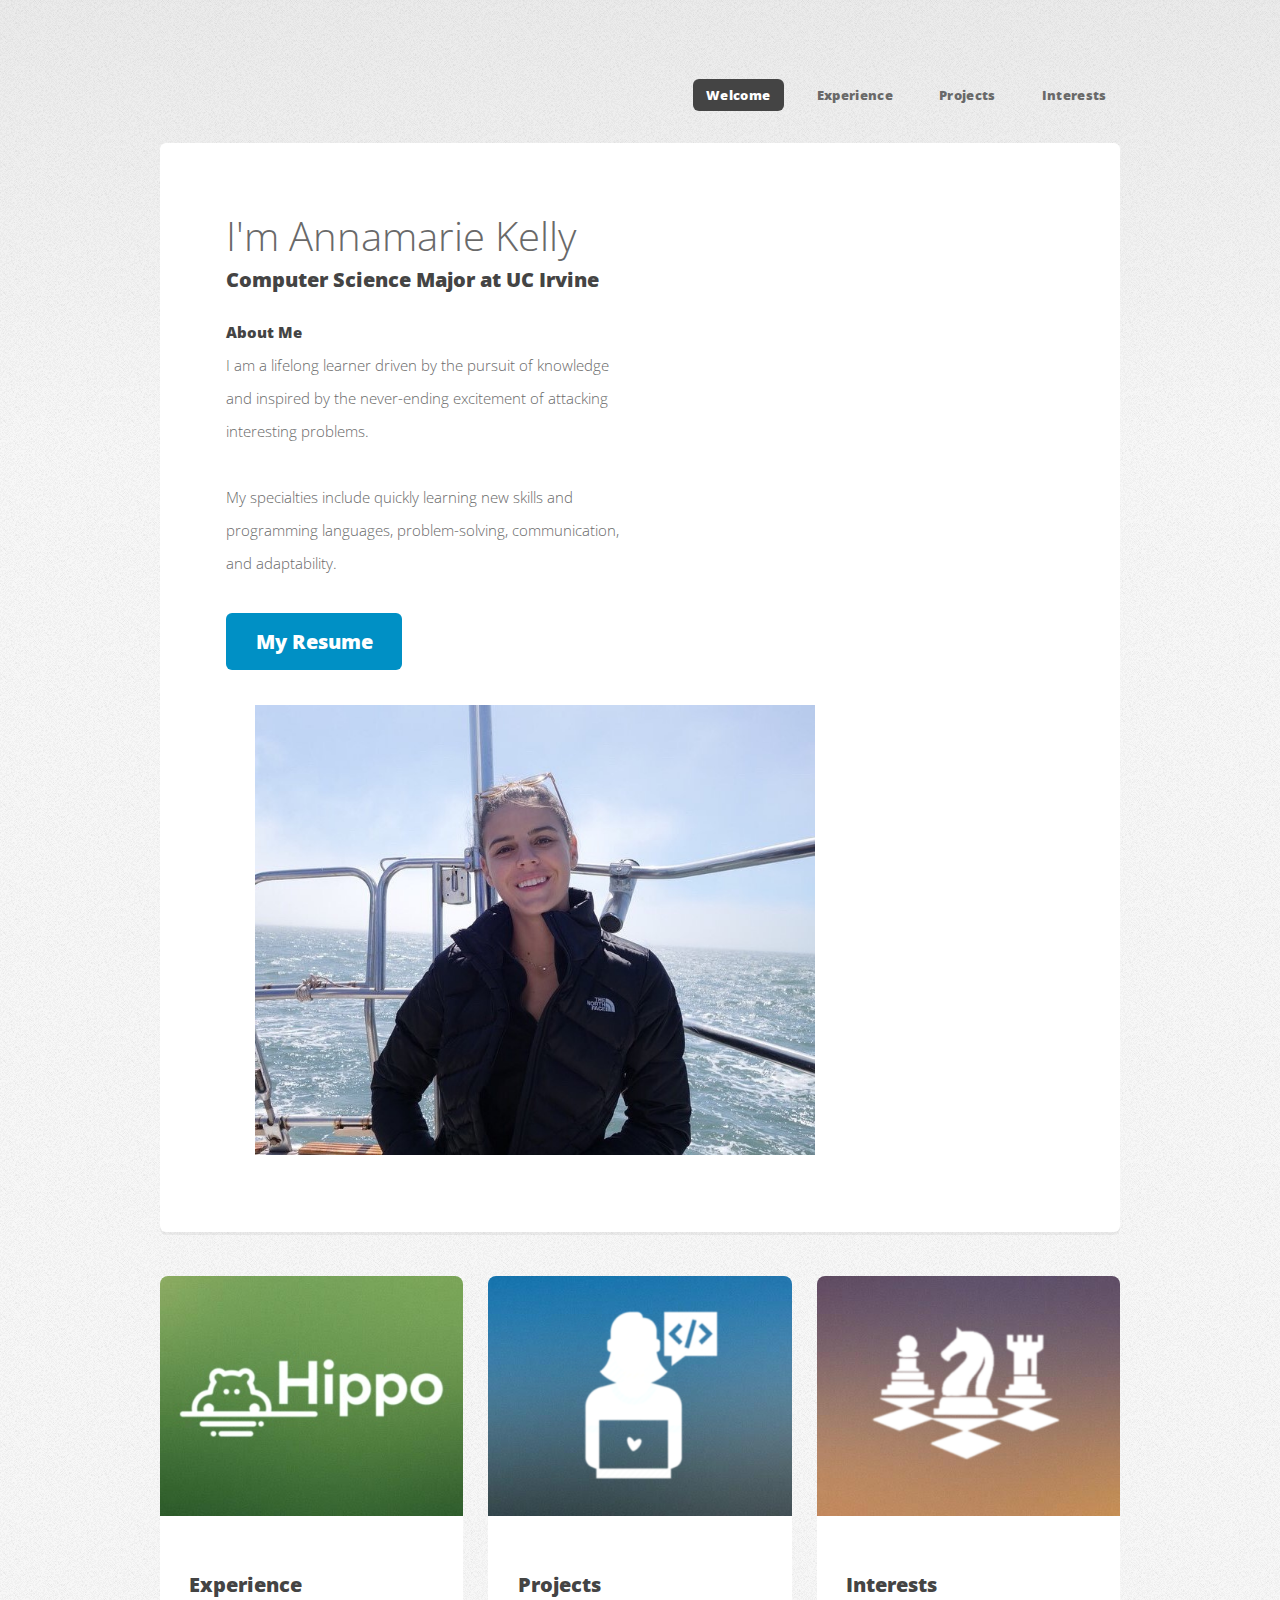
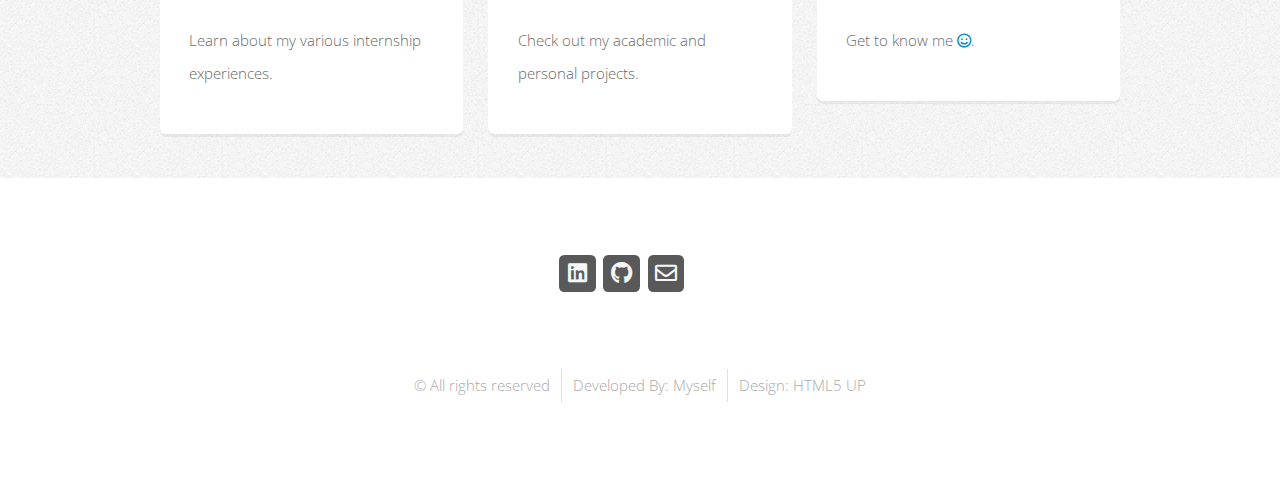
<file: index.html>
<!DOCTYPE HTML>
<!--
	Verti by HTML5 UP
	html5up.net | @ajlkn
	Free for personal and commercial use under the CCA 3.0 license (html5up.net/license)
-->
<html>
	<head>
		<title>Annamarie's Portfolio</title>
		<meta charset="utf-8" />
		<meta name="viewport" content="width=device-width, initial-scale=1, user-scalable=no" />
		<link rel="stylesheet" href="assets/css/main.css" />
	</head>
	<body class="is-preload homepage">
		<div id="page-wrapper">

			<!-- Header -->
				<div id="header-wrapper">
					<header id="header" class="container">
						<br>
						<!-- Nav -->
							<nav id="nav">
								<ul>
									<li class="current"><a href="index.html">Welcome</a></li>
									<li><a href="experience.html">Experience</a></li>
									<li><a href="projects.html">Projects</a></li>
									<li><a href="interests.html">Interests</a></li>
								</ul>
							</nav>
					</header>
				</div>

			<!-- Banner -->
				<div id="banner-wrapper">
					<div id="banner" class="box container">
						<div class="row">
							<div class="col-6">
								<p>I'm Annamarie Kelly</p>
								<h3>Computer Science Major at UC Irvine</h3>
								<h1>About Me</h1>
								<body>I am a lifelong learner driven by the pursuit of knowledge and inspired by the never-ending excitement of attacking interesting problems.
									<br><br>My specialties include quickly learning new skills and programming languages, problem-solving, communication, and adaptability.
									<br><br></body>
								<div class="row aln-left">
									<div class= "col-12-medium">
										<a href="https://drive.google.com/file/d/1vlY-M9jGPihQV4GX3-e8ZEI2R7Ai3jU5/view?usp=sharing" target="_blank" class="button">My Resume</a>
									</div>
								</div>
							</div>
							<div class="col-16 col-12-medium">
								<ul>
									<img src="images/boat.jpg" alt="" width=560 height=450/></a></li>	
								</ul>
							</div>
						</div>	
					</div>
				</div>

			<!-- Features -->
				<div id="features-wrapper">
					<div class="container">
						<div class="row">
							<div class="col-4 col-12-medium">

								<!-- Box -->
									<section class="box feature">
										<a href="experience.html" class="image featured"><img src="images/hippo.jpg" alt="" /></a>
										<div class="inner">
											<header>
												<h2>Experience</h2>
											</header>
											<p>Learn about my various internship experiences.</p>
										</div>
									</section>

							</div>
							<div class="col-4 col-12-medium">

								<!-- Box -->
									<section class="box feature">
										<a href="projects.html" class="image featured"><img src="images/projects.png" alt="" /></a>
										<div class="inner">
											<header>
												<h2>Projects</h2>
											</header>
											<p>Check out my academic and personal projects.</p>
										</div>
									</section>

							</div>
							<div class="col-4 col-12-medium">

								<!-- Box -->
									<section class="box feature">
										<a href="interests.html" class="image featured"><img src="images/interests.png" alt="" /></a>
										<div class="inner">
											<header>
												<h2>Interests</h2>
											</header>
											<p>
												Get to know me
												<a class="fa-1x icon fa-smile"></a>.
											</p>
										</div>
									</section>

							</div>
						</div>
					</div>
				</div>

			<!-- Main -->
				<div id="main-wrapper">
					<div class="container">
							<!-- Contact -->
							<section class="row aln-center widget contact last">
								<ul>
									<li><a href="https://www.linkedin.com/in/annamarie-kelly/" class="fa-1x icon brands fa-linkedin"><span class="label">LinkedIn</span></a></li>
									<li><a href="https://github.com/annamarie-kelly" class="fa-1x icon brands fa-github"><span class="label">GitHub</span></a></li>
									<li><a href="mailto:amek775@gmail.com" class="fa-1x icon fa-envelope"><span class="label">Mail</span></a></li>
								</ul>
							</section>
					</div>
					<div class="row">
						<div class="col-12">
							<div id="copyright">
								<ul class="menu">
									<li>&copy; All rights reserved</li><li>Developed By: Myself</li><li>Design: HTML5 UP</li>
								</ul>
							</div>
						</div>
					</div>
				</div>

		<!-- Scripts -->
			<script src="assets/js/jquery.min.js"></script>
			<script src="assets/js/jquery.dropotron.min.js"></script>
			<script src="assets/js/browser.min.js"></script>
			<script src="assets/js/breakpoints.min.js"></script>
			<script src="assets/js/util.js"></script>
			<script src="assets/js/main.js"></script>

	</body>
</html>
</file>
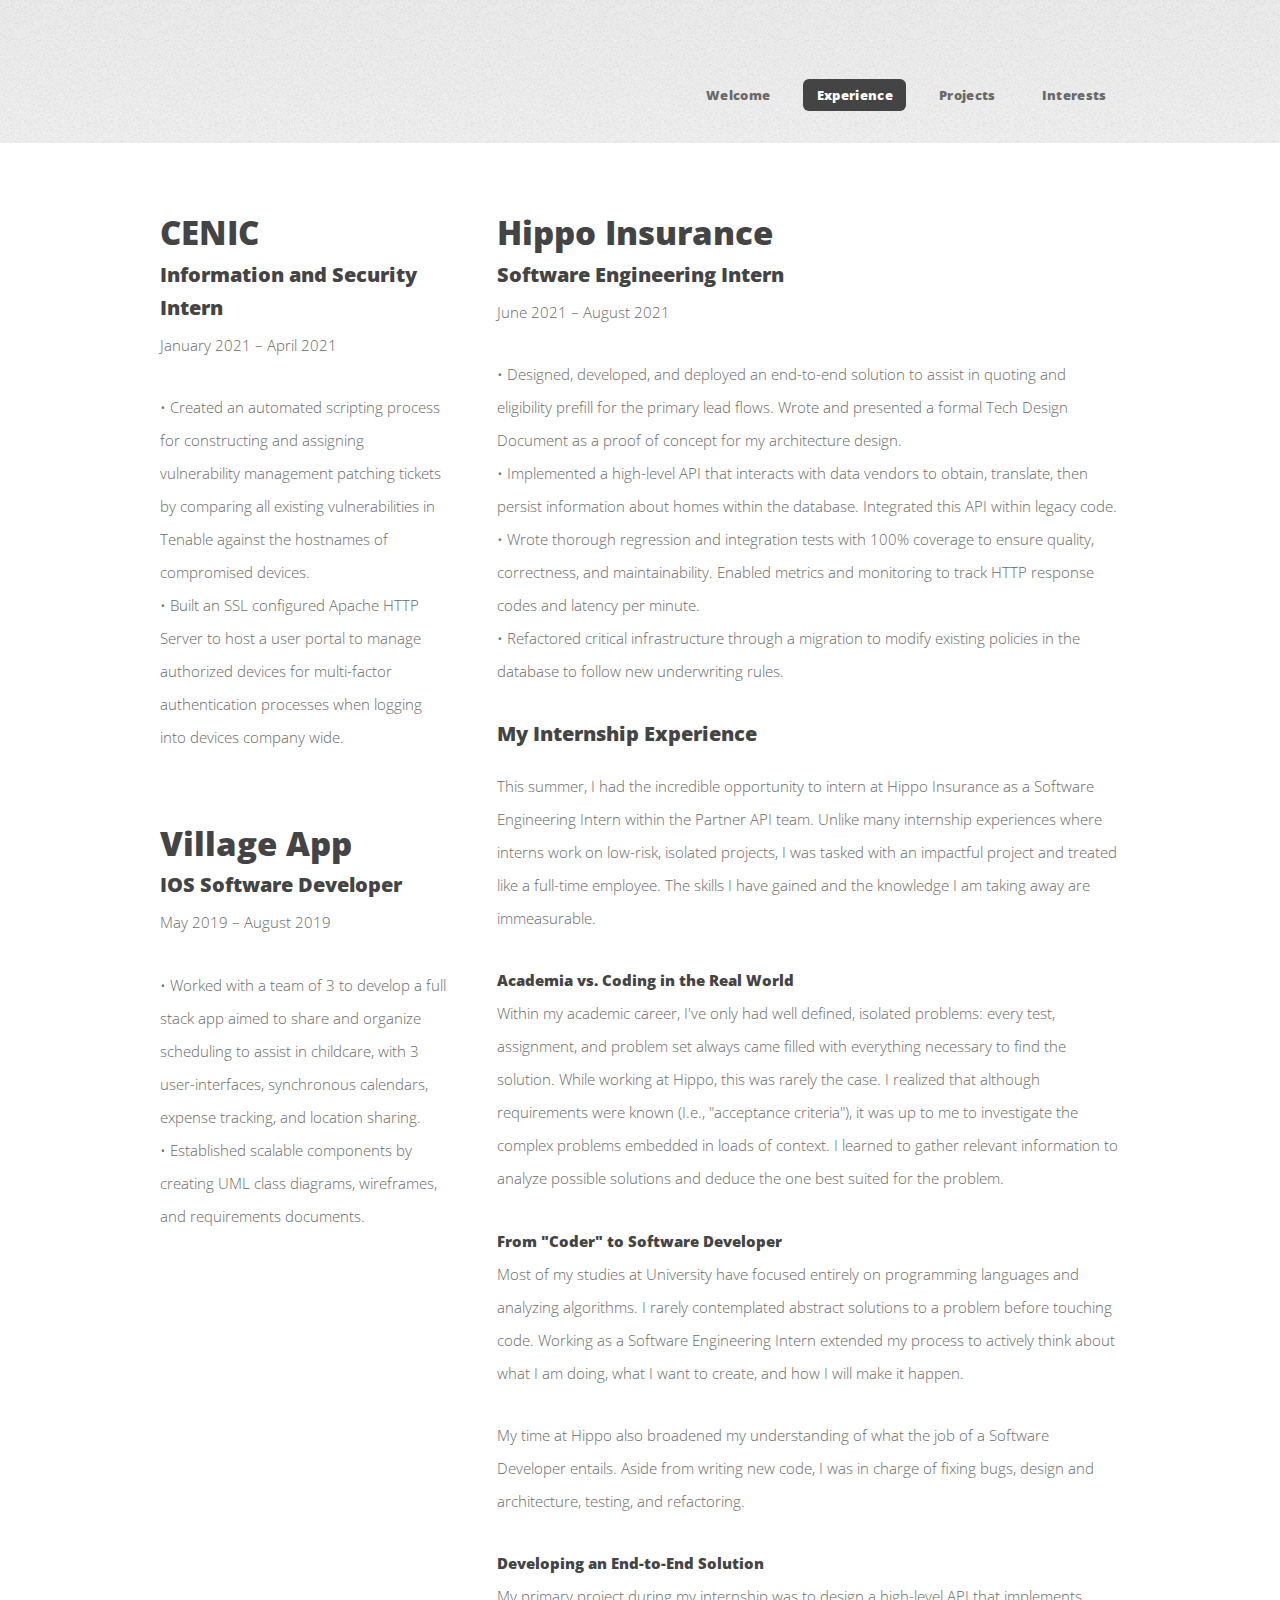
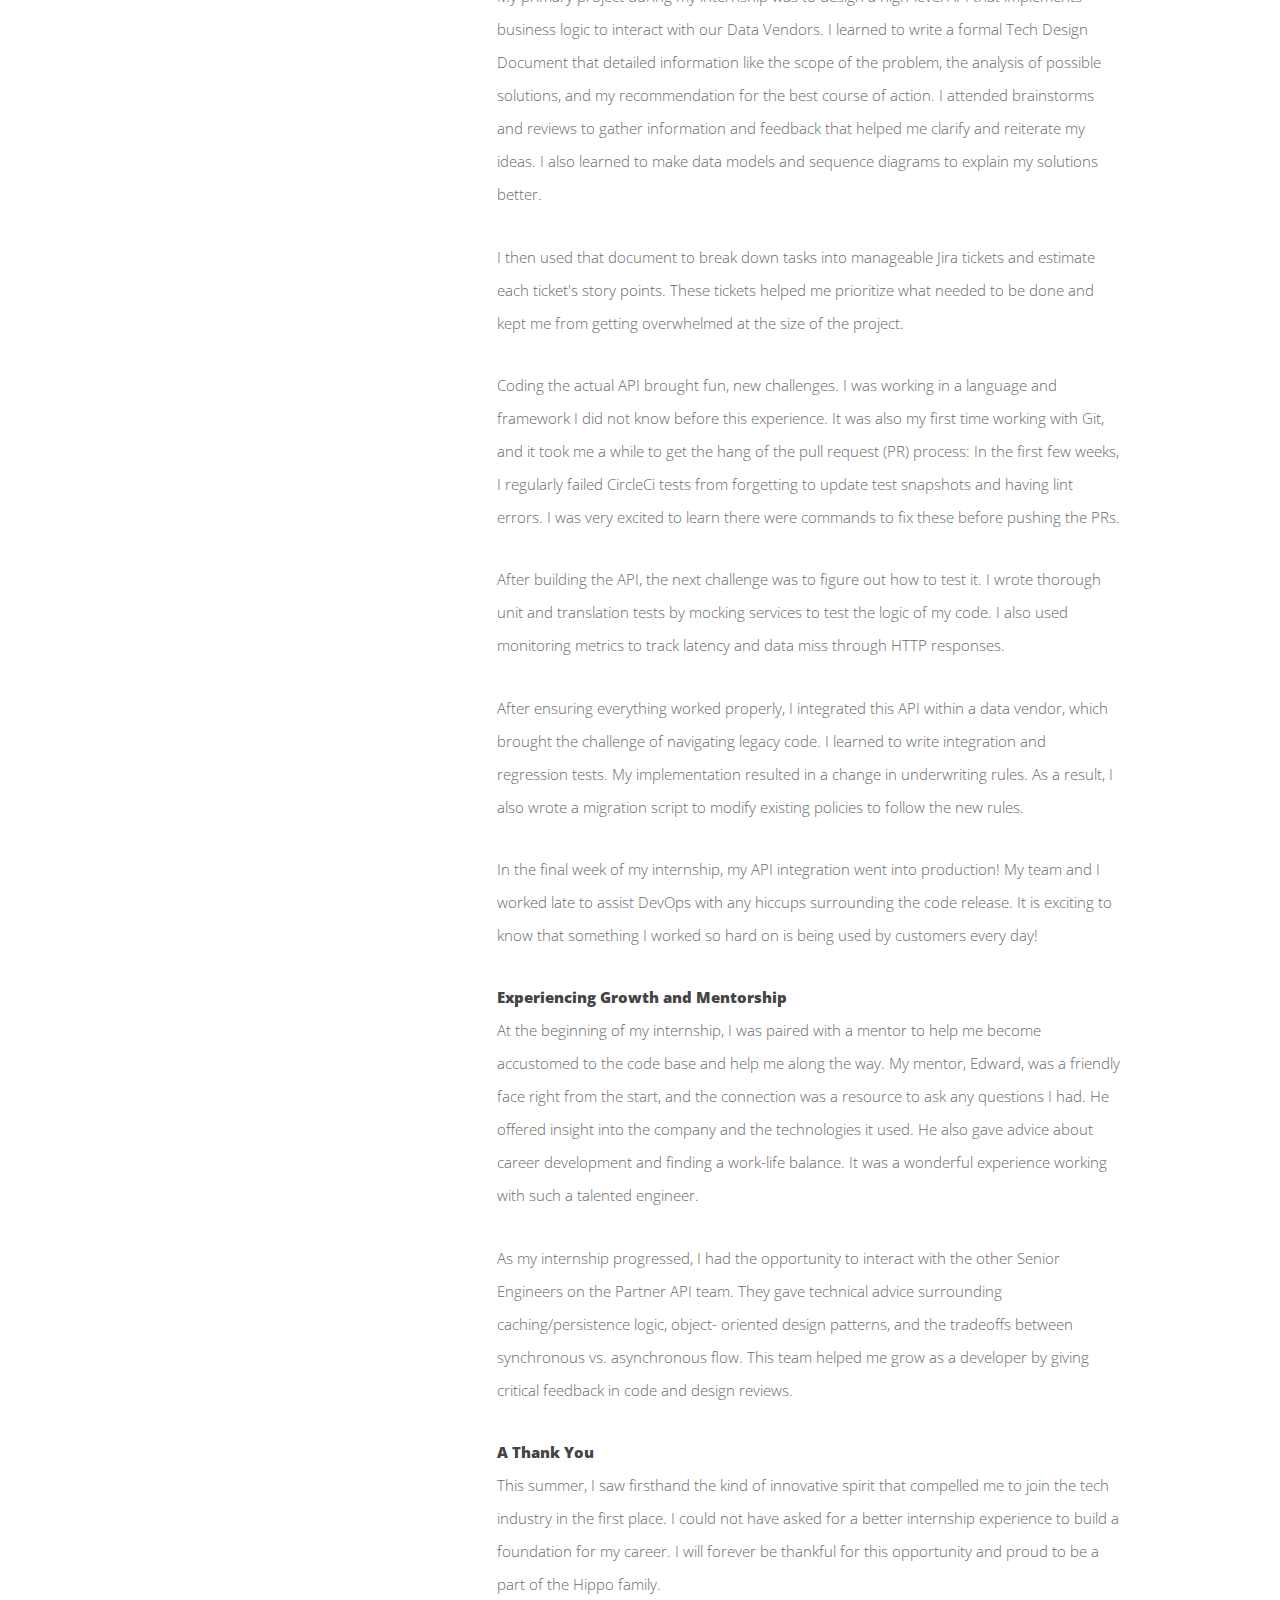
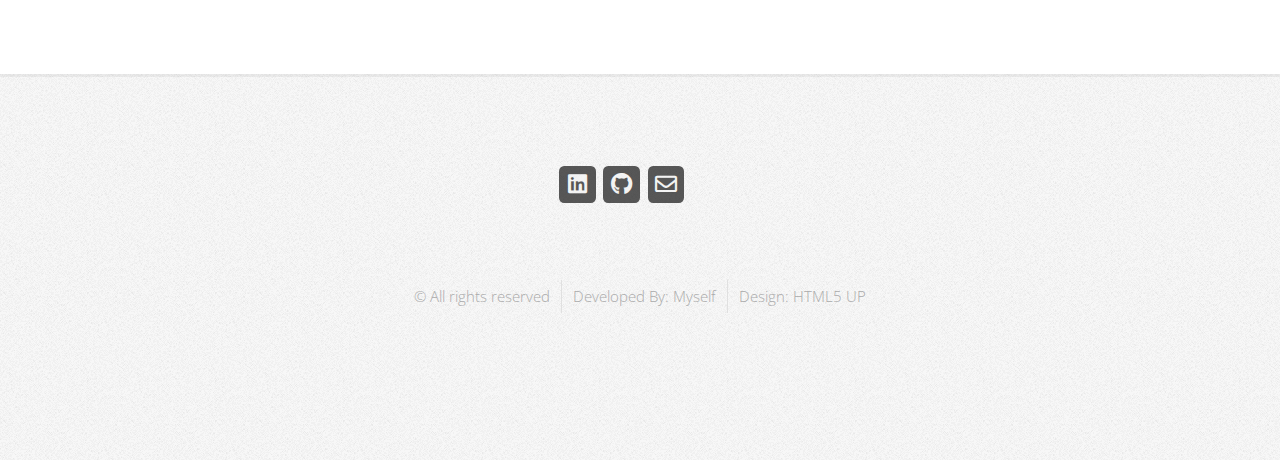
<file: experience.html>
<!DOCTYPE HTML>
<!--
	Verti by HTML5 UP
	html5up.net | @ajlkn
	Free for personal and commercial use under the CCA 3.0 license (html5up.net/license)
-->
<html>
	<head>
		<title>Annamarie's Experience</title>
		<meta charset="utf-8" />
		<meta name="viewport" content="width=device-width, initial-scale=1, user-scalable=no" />
		<link rel="stylesheet" href="assets/css/main.css" />
	</head>
	<body class="is-preload left-sidebar">
		<div id="page-wrapper">
		
				<div id="header-wrapper">
					<header id="header" class="container">

						<!-- Nav -->
						<nav id="nav">
							<ul>
								<li><a href="index.html">Welcome</a></li>
								<li class="current"><a href="experience.html">Experience</a></li>
								<li><a href="projects.html">Projects</a></li>
								<li><a href="interests.html">Interests</a></li>
							</ul>
						</nav>

					</header>
				</div>
				<br>
			

			<!-- Main -->
				<div id="main-wrapper">
					<div class="container">
						<div class="row gtr-200">
							<div class="col-4 col-12-medium">
								<div id="sidebar">

									<!-- Sidebar -->
										<section>
											<header>
												<h2>CENIC</h2>
												<h3>Information and Security Intern</h3>
												<body>January 2021 – April 2021</body>
											</header>
											<p>• Created an automated scripting process for constructing and assigning vulnerability management patching tickets by
												comparing all existing vulnerabilities in Tenable against the hostnames of compromised devices.<br>
												• Built an SSL configured Apache HTTP Server to host a user portal to manage authorized devices for multi-factor
												authentication processes when logging into devices company wide. </p>
										</section>

										<section>
											<header>
												<h2>Village App</h2>
												<h3>IOS Software Developer</h3>
												<body>May 2019 – August 2019</body>
											</header>
											<p>• Worked with a team of 3 to develop a full stack app aimed to share and organize scheduling to assist in childcare, with 3
												user-interfaces, synchronous calendars, expense tracking, and location sharing.<br>
												• Established scalable components by creating UML class diagrams, wireframes, and requirements documents. </p>
										</section>

								</div>
							</div>
							<div class="col-8 col-25-medium imp-medium">
								<header>
									<h2>Hippo Insurance</h2>
									<h3>Software Engineering Intern</h3>
									<body>June 2021 – August 2021</body>
								</header>
								<div id="content">

									<!-- Content -->
										<article>
											<p>
												• Designed, developed, and deployed an end-to-end solution to assist in quoting and eligibility prefill for the primary lead flows. Wrote and presented a formal Tech Design Document as a proof of concept for my architecture design.<br>  
												• Implemented a high-level API that interacts with data vendors to obtain, translate, then persist information about homes within the database. Integrated this API within legacy code.<br>
												• Wrote thorough regression and integration tests with 100% coverage to ensure quality, correctness, and maintainability. Enabled metrics and monitoring to track HTTP response codes and latency per minute.<br>
												• Refactored critical infrastructure through a migration to modify existing policies in the database to follow new underwriting rules.<br>   
											</p>

											<h3>My Internship Experience</h3>

											<p>This summer, I had the incredible opportunity to intern at Hippo Insurance as a Software
												Engineering Intern within the Partner API team. Unlike many internship experiences where
												interns work on low-risk, isolated projects, I was tasked with an impactful project and treated
												like a full-time employee. The skills I have gained and the knowledge I am taking away are
												immeasurable.</p>
											
											<p><h4>
												Academia vs. Coding in the Real World
											</h4>
												Within my academic career, I&#39;ve only had well defined, isolated problems:
												every test, assignment, and problem set always came filled with everything necessary to find the
												solution. While working at Hippo, this was rarely the case. I realized that although requirements
												were known (I.e., &quot;acceptance criteria&quot;), it was up to me to investigate the complex problems
												embedded in loads of context. I learned to gather relevant information to analyze possible
												solutions and deduce the one best suited for the problem.</p>
											<p><h4>
												From &quot;Coder&quot; to Software Developer
											</h4>
												Most of my studies at University have focused entirely on programming languages and analyzing
												algorithms. I rarely contemplated abstract solutions to a problem before touching code. Working
												as a Software Engineering Intern extended my process to actively think about what I am doing,
												what I want to create, and how I will make it happen. </p>
											<p>
												My time at Hippo also broadened my understanding of what the job of a Software Developer
												entails. Aside from writing new code, I was in charge of fixing bugs, design and architecture,
												testing, and refactoring.</p>
											<p><h4>
												Developing an End-to-End Solution
											</h4>
												My primary project during my internship was to design a high-level API that implements
												business logic to interact with our Data Vendors. I learned to write a formal Tech Design
												Document that detailed information like the scope of the problem, the analysis of possible
												solutions, and my recommendation for the best course of action. I attended brainstorms and
												reviews to gather information and feedback that helped me clarify and reiterate my ideas. I also
												learned to make data models and sequence diagrams to explain my solutions better. </p>
											<p>
												I then used that document to break down tasks into manageable Jira tickets and estimate each
												ticket&#39;s story points. These tickets helped me prioritize what needed to be done and kept me from
												getting overwhelmed at the size of the project.</p>
											<p>
												Coding the actual API brought fun, new challenges. I was working in a language and framework
												I did not know before this experience. It was also my first time working with Git, and it took me
												a while to get the hang of the pull request (PR) process: In the first few weeks, I regularly failed
												CircleCi tests from forgetting to update test snapshots and having lint errors. I was very excited
												to learn there were commands to fix these before pushing the PRs.</p>
											<p>
												After building the API, the next challenge was to figure out how to test it. I wrote thorough unit
												and translation tests by mocking services to test the logic of my code. I also used monitoring
												metrics to track latency and data miss through HTTP responses.</p>
											<p>
												After ensuring everything worked properly, I integrated this API within a data vendor, which
												brought the challenge of navigating legacy code. I learned to write integration and regression
												tests. My implementation resulted in a change in underwriting rules. As a result, I also wrote a
												migration script to modify existing policies to follow the new rules.</p>
											<p>
												In the final week of my internship, my API integration went into production! My team and I
												worked late to assist DevOps with any hiccups surrounding the code release. It is exciting to
												know that something I worked so hard on is being used by customers every day!</p>
											<p><h4>
												Experiencing Growth and Mentorship
											</h4>
												At the beginning of my internship, I was paired with a mentor to help me become accustomed to
												the code base and help me along the way. My mentor, Edward, was a friendly face right from the
												start, and the connection was a resource to ask any questions I had. He offered insight into the
												company and the technologies it used. He also gave advice about career development and finding
												a work-life balance. It was a wonderful experience working with such a talented engineer.</p>
											<p>
												As my internship progressed, I had the opportunity to interact with the other Senior Engineers on
												the Partner API team. They gave technical advice surrounding caching/persistence logic, object-
												oriented design patterns, and the tradeoffs between synchronous vs. asynchronous flow. This
												team helped me grow as a developer by giving critical feedback in code and design reviews. </p>
											<p><h4>
												A Thank You</h4>
												This summer, I saw firsthand the kind of innovative spirit that compelled me to join the tech
												industry in the first place. I could not have asked for a better internship experience to build a
												foundation for my career. I will forever be thankful for this opportunity and proud to be a part of
												the Hippo family.
											</p>
										</article>

								</div>
							</div>
						</div>
					</div>
				</div>

			<!-- Footer -->
			<div id="footer-wrapper">
				<div class="container">
						<!-- Contact -->
						<section class="row aln-center widget contact last">
							<ul>
								<li><a href="https://www.linkedin.com/in/annamarie-kelly/" class="fa-1x icon brands fa-linkedin"><span class="label">LinkedIn</span></a></li>
								<li><a href="https://github.com/annamarie-kelly" class="fa-1x icon brands fa-github"><span class="label">GitHub</span></a></li>
								<li><a href="mailto:amek775@gmail.com" class="fa-1x icon fa-envelope"><span class="label">Mail</span></a></li>
							</ul>
						</section>
				</div>
				<div class="row">
					<div class="col-12">
						<div id="copyright">
							<ul class="menu">
								<li>&copy; All rights reserved</li><li>Developed By: Myself</li><li>Design: HTML5 UP</li>
							</ul>
						</div>
					</div>
				</div>
			</div>

		<!-- Scripts -->

			<script src="assets/js/jquery.min.js"></script>
			<script src="assets/js/jquery.dropotron.min.js"></script>
			<script src="assets/js/browser.min.js"></script>
			<script src="assets/js/breakpoints.min.js"></script>
			<script src="assets/js/util.js"></script>
			<script src="assets/js/main.js"></script>

	</body>
</html>
</file>
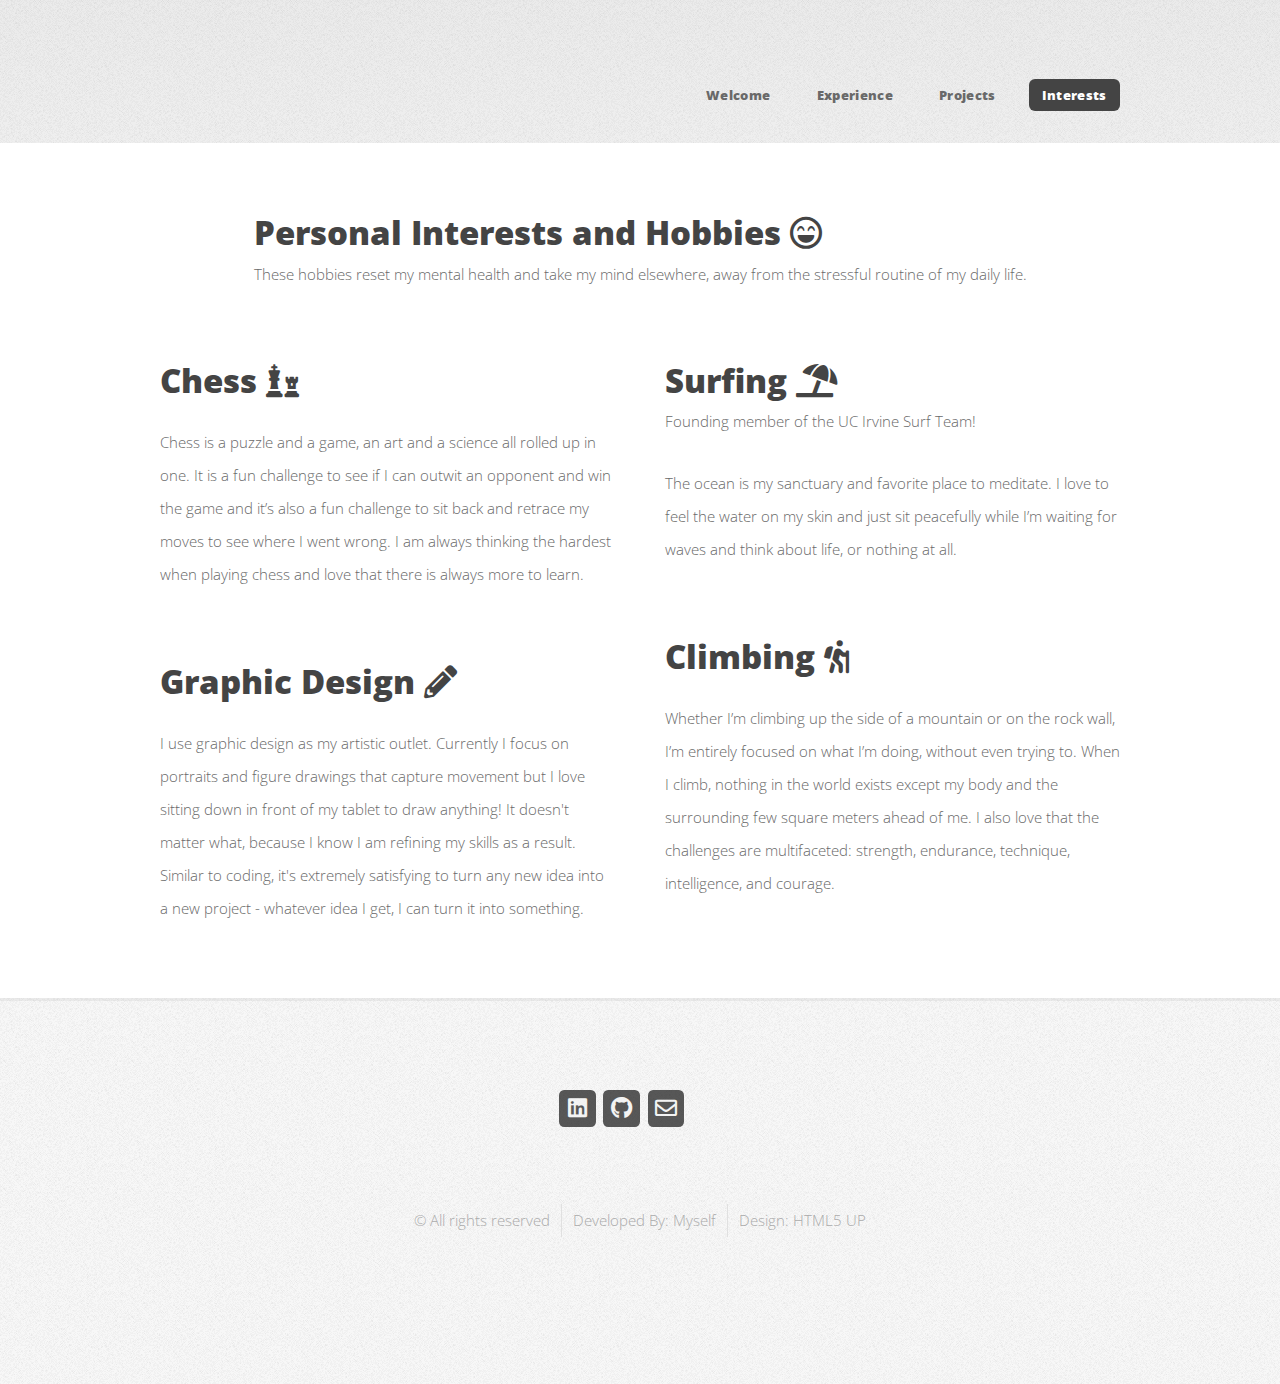
<file: interests.html>
<!DOCTYPE HTML>
<!--
	Verti by HTML5 UP
	html5up.net | @ajlkn
	Free for personal and commercial use under the CCA 3.0 license (html5up.net/license)
-->
<html>
	<head>
		<title>Annamarie's Interests</title>
		<meta charset="utf-8" />
		<meta name="viewport" content="width=device-width, initial-scale=1, user-scalable=no" />
		<link rel="stylesheet" href="assets/css/main.css" />
	</head>
	<body class="is-preload no-sidebar">
		<div id="page-wrapper">

			<!-- Header -->
				<div id="header-wrapper">
					<header id="header" class="container">

					<!-- Nav -->
					<nav id="nav">
						<ul>
							<li><a href="index.html">Welcome</a></li>
							<li><a href="experience.html">Experience</a></li>
							<li><a href="projects.html">Projects</a></li>
							<li class="current"><a href="interests.html">Interests</a></li>
						</ul>
					</nav>
					<br>
					</header>
				</div>

			<!-- Main -->
				<div id="main-wrapper">
					<div class="container">
						<section class="row aln-center">
							<header>
								<h2>Personal Interests and Hobbies
									<a class="far fa-laugh-beam"></a>
								</h2>
								<p>These hobbies reset my mental health and take my mind elsewhere, away from the stressful routine of my daily life.</p>
						
							</header>
						</section>

						<div class="row gtr-200">
							<div class="col-6 col-25-medium imp-medium">
								<!-- Sidebar -->
								<section>
									<header>
										<h2>Chess
											<a class="fas fa-chess"></a>
										</h2>
									</header>
									<p>Chess is a puzzle and a game, an art and a science all rolled up in one. It is a fun challenge to see if I can outwit an opponent and win the game and it’s also a fun challenge to sit back and retrace my moves to see where I went wrong. I am always thinking the hardest when playing chess and love that there is always more to learn. </p>
								</section>

								<section>
									<header>
										<h2>Graphic Design
											<a class="fas fa-pencil-alt"></a>
										</h2>
									</header>
									<p>I use graphic design as my artistic outlet. Currently I focus on portraits and figure drawings that capture movement but I love sitting down in front of my tablet to draw anything! It doesn't matter what, because I know I am refining my skills as a result. Similar to coding, it's extremely satisfying to turn any new idea into a new project - whatever idea I get, I can turn it into something. 
								</section>
							</div>
							<div class="col-6 col 26-medium">
								<div id="sidebar">

								<!-- Sidebar -->
									<section>
										<header>
											<h2>Surfing
												<a class="fas fa-umbrella-beach"></a>
											</h2>
											<p>Founding member of the UC Irvine Surf Team!</p>
										</header>
										<p>The ocean is my sanctuary and favorite place to meditate. I love to feel the water on my skin and just sit peacefully while I’m waiting for waves and think about life, or nothing at all.  </p>
									</section>

									<section>
										<header>
											<h2>Climbing
												<a class="fas fa-hiking"></a>
											
											</h2>
										</header>
										<p>Whether I’m climbing up the side of a mountain or on the rock wall, I’m entirely focused on what I’m doing, without even trying to. When I climb, nothing in the world exists except my body and the surrounding few square meters ahead of me. I also love that the challenges are multifaceted: strength, endurance, technique, intelligence, and courage.</section>

								</div>
							</div>
						</div>
					</div>
				</div>

			<!-- Footer -->
				<div id="footer-wrapper">
					<div class="container">
							<!-- Contact -->
							<section class="row aln-center widget contact last">
								<ul>
									<li><a href="https://www.linkedin.com/in/annamarie-kelly/" class="fa-1x icon brands fa-linkedin"><span class="label">LinkedIn</span></a></li>
									<li><a href="https://github.com/annamarie-kelly" class="fa-1x icon brands fa-github"><span class="label">GitHub</span></a></li>
									<li><a href="mailto:amek775@gmail.com" class="fa-1x icon fa-envelope"><span class="label">Mail</span></a></li>
								</ul>
							</section>
					</div>
					<div class="row">
						<div class="col-12">
							<div id="copyright">
								<ul class="menu">
									<li>&copy; All rights reserved</li><li>Developed By: Myself</li><li>Design: HTML5 UP</li>
								</ul>
							</div>
						</div>
					</div>
				</div>
			</div>

		<!-- Scripts -->

			<script src="assets/js/jquery.min.js"></script>
			<script src="assets/js/jquery.dropotron.min.js"></script>
			<script src="assets/js/browser.min.js"></script>
			<script src="assets/js/breakpoints.min.js"></script>
			<script src="assets/js/util.js"></script>
			<script src="assets/js/main.js"></script>

	</body>
</html>
</file>
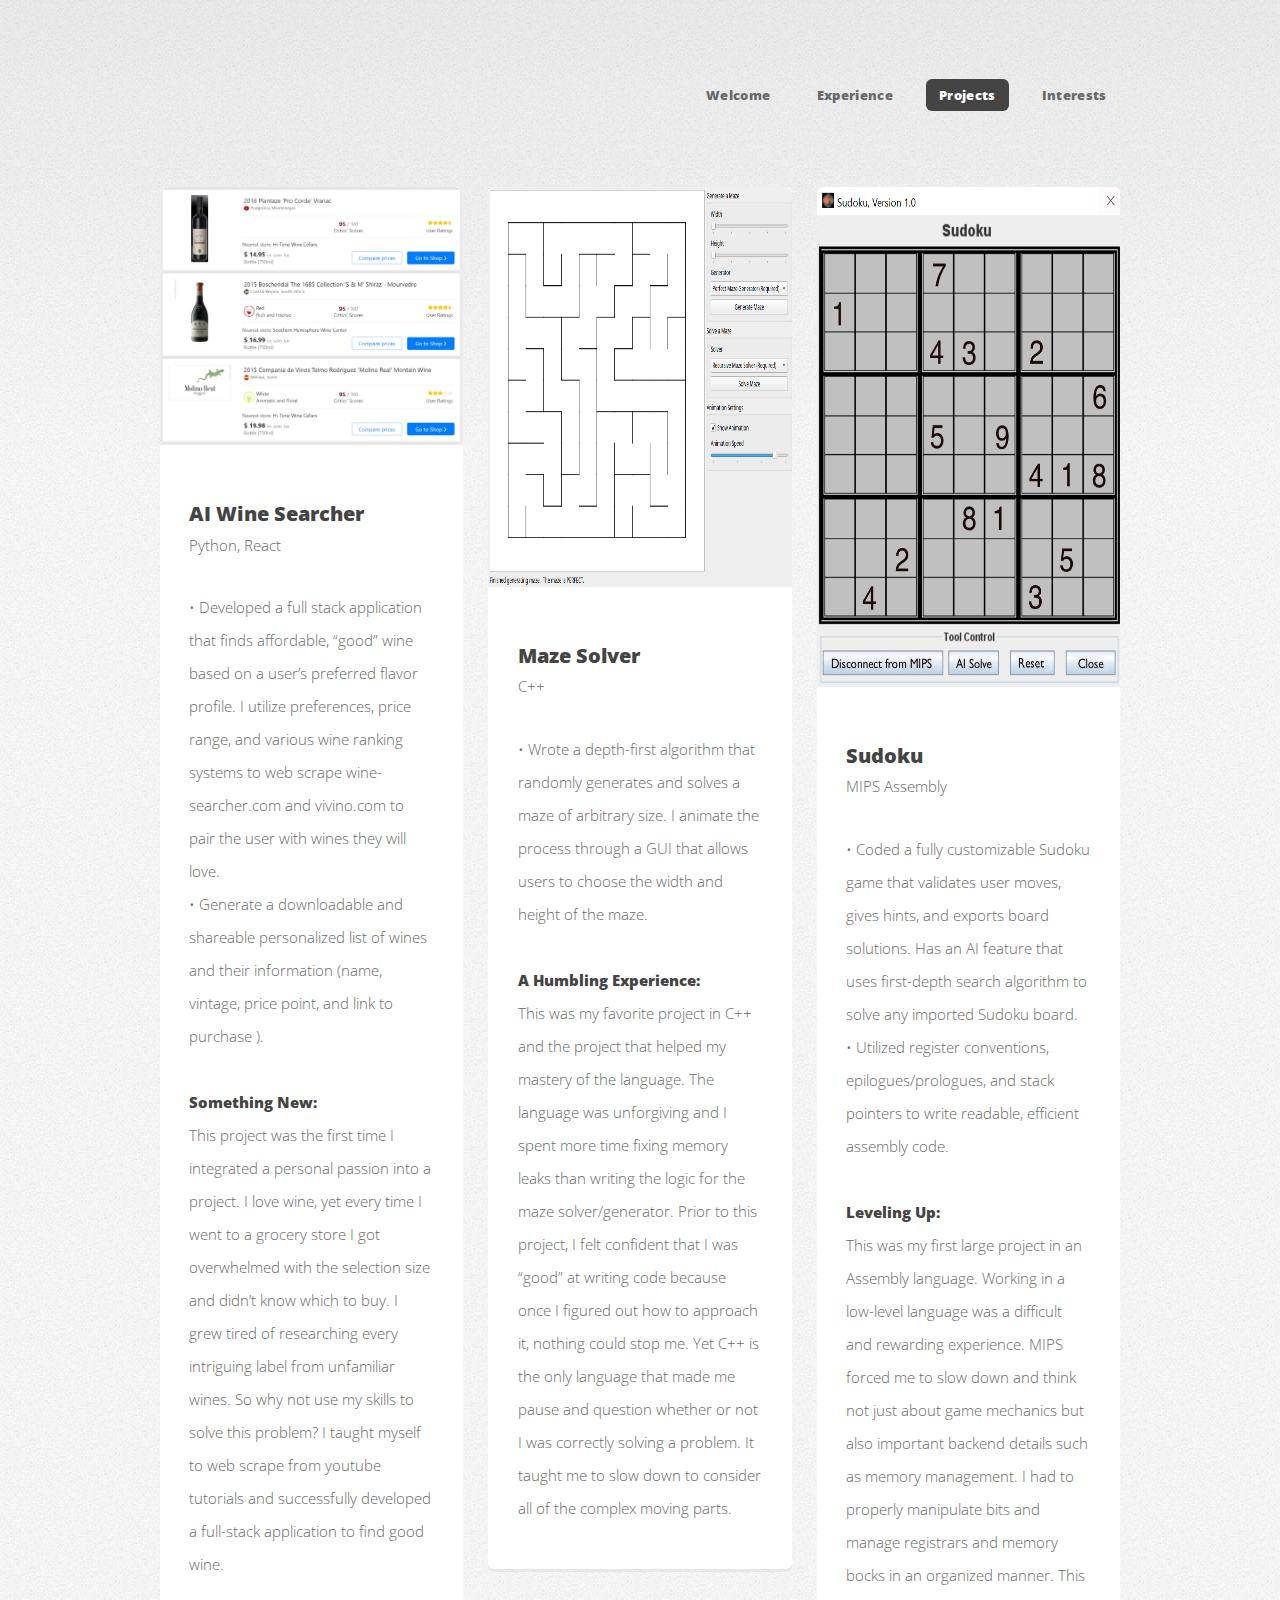
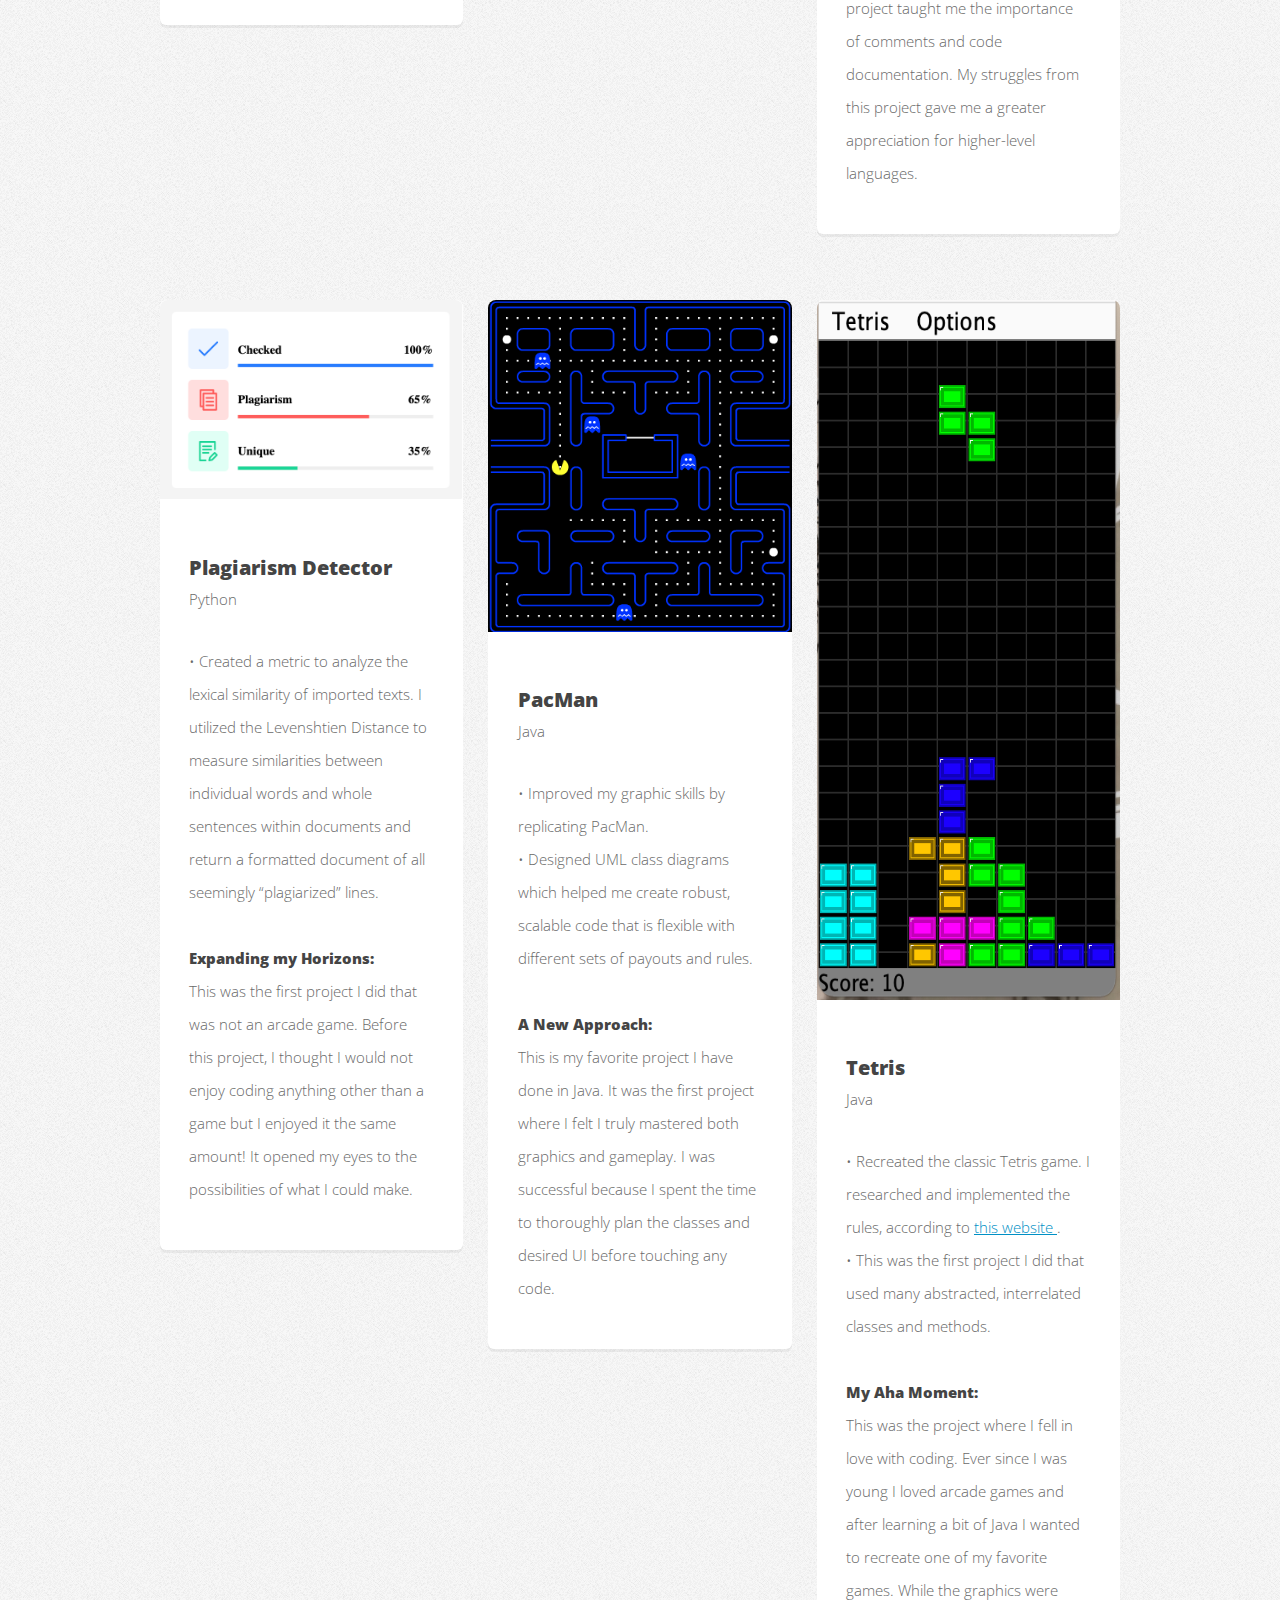
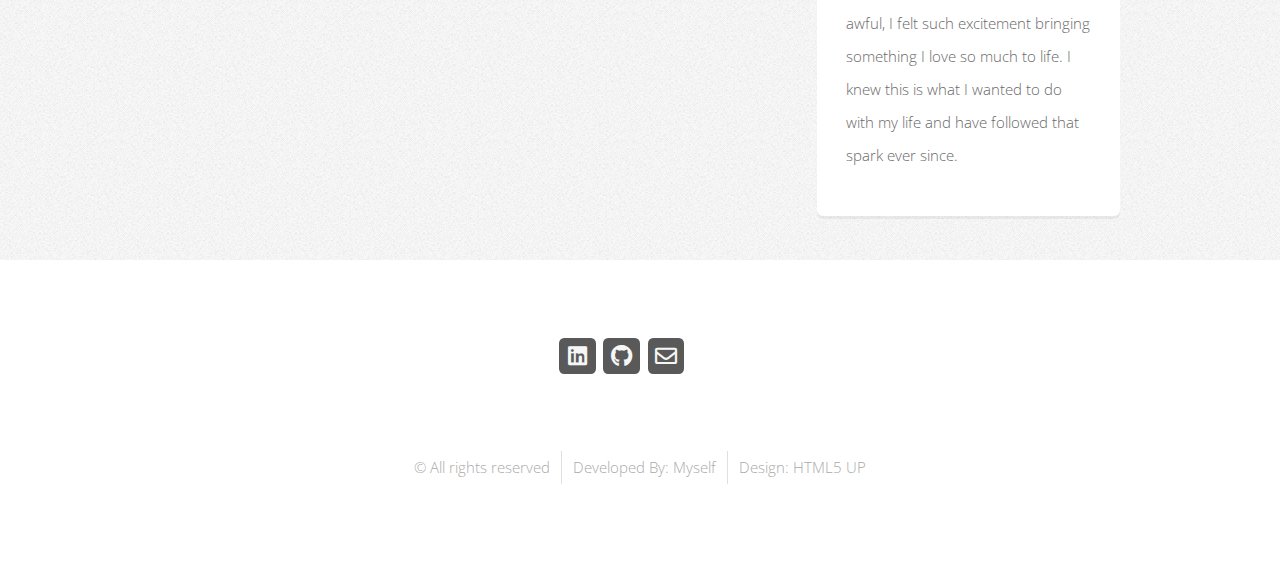
<file: projects.html>
<!DOCTYPE HTML>
<!--
	Verti by HTML5 UP
	html5up.net | @ajlkn
	Free for personal and commercial use under the CCA 3.0 license (html5up.net/license)
-->
<html>
	<head>
		<title>Annamarie's Projects</title>
		<meta charset="utf-8" />
		<meta name="viewport" content="width=device-width, initial-scale=1, user-scalable=no" />
		<link rel="stylesheet" href="assets/css/main.css" />
	</head>
	<body class="is-preload homepage">
		<div id="page-wrapper">

			<!-- Header -->
				<div id="header-wrapper">
					<header id="header" class="container">
						<br>
						<!-- Nav -->
							<nav id="nav">
								<ul>
									<li><a href="index.html">Welcome</a></li>
									<li><a href="experience.html">Experience</a></li>
									<li class="current"><a href="projects.html">Projects</a></li>
									<li><a href="interests.html">Interests</a></li>
								</ul>
							</nav>
					</header>
				</div>

			<!-- Features -->
            <div id="features-wrapper">
                <div class="container">
                    <div class="row">
                        <div class="col-4 col-12-medium">

                            <!-- Box -->
                                <section class="box feature">
                                    <a class="image featured"><img src="images/wine.PNG" alt="" /></a>
                                    <div class="inner">
                                        <header>
                                            <h2>AI Wine Searcher</h2>
                                            <p>Python, React</p>
                                        </header>
                                        <p>• Developed a full stack application that finds affordable, “good”  wine based on a user’s preferred flavor profile. I utilize preferences, price range, and various wine ranking systems to web scrape wine-searcher.com and vivino.com to pair the user with wines they will love. <br>
                                           • Generate a downloadable and shareable personalized list of wines and their information (name, vintage, price point, and link to purchase ). 
                                        </p>
                                        <br>
                                        <p><h4>Something New:</h4>
                                            This project was the first time I integrated a personal passion into a project. I love wine, yet every time I went to a grocery store I got overwhelmed with the selection size and didn’t know which to buy. I grew tired of researching every intriguing label from unfamiliar wines. So why not use my skills to solve this problem? 
                                            I taught myself to web scrape from youtube tutorials and successfully developed a full-stack application to find good wine.
                                        </p>
                                    </div>
                                </section>

                        </div>
                        <div class="col-4 col-12-medium">

                            <!-- Box -->
                            <section class="box feature">
                                <a class="image featured"><img src="images/maze.PNG" alt="" width=300 height = 400/></a>
                                <div class="inner">
                                    <header>
                                        <h2>Maze Solver</h2>
                                        <p>C++</p>
                                    </header>
                                    <p>• Wrote a depth-first algorithm that randomly generates and solves a maze of arbitrary size. I animate the
                                    process through a GUI that allows users to choose the width and height of the maze. </p>
                                    <br>
                                    <p><h4>A Humbling Experience:
                                    </h4>
                                    This was my favorite project in C++ and the project that helped my mastery of the language. The language was unforgiving and I spent more time fixing memory leaks than writing the logic for the maze solver/generator. Prior to this project, I felt confident that I was “good” at writing code because once I figured out how to approach it, nothing could stop me. Yet C++ is the only language that made me pause and question whether or not I was correctly solving a problem. It taught me to slow down to consider all of the complex moving parts.
                                    </p>
                                </div>
                            </section>

                        </div>
                        <div class="col-4 col-12-medium">

                            <!-- Box -->
                            <section class="box feature">
                                <a class="image featured"><img src="images/sudoku.png" alt="" height=500/></a>
                                <div class="inner">
                                    <header>
                                        <h2>Sudoku</h2>
                                        <p>MIPS Assembly</p>
                                    </header>
                                    <p>• Coded a fully customizable Sudoku game that validates user moves, gives hints, and exports board solutions. Has an AI feature that uses first-depth search algorithm to solve any imported Sudoku board.<br> 
                                        • Utilized register conventions, epilogues/prologues, and stack pointers to write readable,  efficient assembly code.<br> 
                                    </p>
                                    <br>
                                    <p><h4>Leveling Up:</h4>
                                        This was my first large project in an Assembly language. Working in a low-level language was a difficult and rewarding experience. MIPS forced me to slow down and think not just about game mechanics but also important backend details such as memory management. I had to properly manipulate bits and manage registrars and memory bocks in an organized manner. This project taught me the importance of comments and code documentation. My struggles from this project gave me a greater appreciation for higher-level languages.
                                    </p>
                                </div>
                            </section>

                        </div>
                    </div>
                    <br><br>
                    <div class="row">
                        <div class="col-4 col-12-medium">

                           <!-- Box -->
                           <section class="box feature">
                            <a class="image featured"><img src="images/plag.png" alt="" /></a>
                            <div class="inner">
                                <header>
                                    <h2>Plagiarism Detector</h2>
                                    <p>Python</p>
                                </header>
                                <p>• Created a metric to analyze the lexical similarity of imported texts. I utilized the Levenshtien Distance to
                                    measure similarities between individual words and whole sentences within documents and return a
                                    formatted document of all seemingly “plagiarized” lines.</p>
                                <br>
                                <p><h4>Expanding my Horizons:
                                </h4>
                                This was the first project I did that was not an arcade game. Before this project, I thought I would not enjoy coding anything other than a game but I enjoyed it the same amount! It opened my eyes to the possibilities of what I could make.
                                </p>
                            </div>
                        </section>

                        </div>
                        <div class="col-4 col-12-medium">

                            <!-- Box -->
                            <section class="box feature">
                                <a class="image featured"><img src="images/pacman.png" alt="" /></a>
                                <div class="inner">
                                    <header>
                                        <h2>PacMan</h2>
                                        <p>Java</p>
                                    </header>
                                    <p>• Improved my graphic skills by replicating PacMan.<br>
                                        • Designed UML class diagrams which helped me create robust, scalable code that is flexible with different sets of payouts and rules.
                                        </p>
                                    <br>
                                    <p><h4>A New Approach:</h4>
                                        This is my favorite project I have done in Java. It was the first project where I felt I truly mastered both graphics and gameplay. 
                                        I was successful because I spent the time to thoroughly plan the classes and desired UI before touching any code. 
                                    </p>
                                </div>
                            </section>

                        </div>
                        <div class="col-4 col-12-medium">

                            <!-- Box -->
                            <section class="box feature">
                                <a class="image featured"><img src="images/tetris.png" alt="" height=700/></a>
                                <div class="inner">
                                    <header>
                                        <h2>Tetris</h2>
                                        <p>Java</p>
                                    </header>
                                    <p>• Recreated the classic Tetris game. I researched and implemented the rules, according to 
                                        <a href="https://tetris.fandom.com/wiki/Tetris_Guideline">this website </a>.<br>
                                        • This was the first project I did that used many abstracted, interrelated classes and methods.
                                        </p>
                                    <br>
                                    <p><h4>My Aha Moment:</h4>
                                        This was the project where I fell in love with coding. Ever since I was young I loved arcade games and after learning a bit of Java I wanted to recreate one of my favorite games. While the graphics were awful, I felt such excitement bringing something I love so much to life. I knew this is what I wanted to do with my life and have followed that spark ever since.
                                    </p>
                                </div>
                            </section>

                        </div>
                    </div>
                </div>
            </div>

			<!-- Main -->
				<div id="main-wrapper">
					<div class="container">
							<!-- Contact -->
							<section class="row aln-center widget contact last">
								<ul>
									<li><a href="https://www.linkedin.com/in/annamarie-kelly/" class="fa-1x icon brands fa-linkedin"><span class="label">LinkedIn</span></a></li>
									<li><a href="https://github.com/annamarie-kelly" class="fa-1x icon brands fa-github"><span class="label">GitHub</span></a></li>
									<li><a href="mailto:amek775@gmail.com" class="fa-1x icon fa-envelope"><span class="label">Mail</span></a></li>
								</ul>
							</section>
					</div>
                    <div class="row">
						<div class="col-12">
							<div id="copyright">
								<ul class="menu">
									<li>&copy; All rights reserved</li><li>Developed By: Myself</li><li>Design: HTML5 UP</li>
								</ul>
							</div>
						</div>
					</div>
				</div>

		<!-- Scripts -->
			<script src="assets/js/jquery.min.js"></script>
			<script src="assets/js/jquery.dropotron.min.js"></script>
			<script src="assets/js/browser.min.js"></script>
			<script src="assets/js/breakpoints.min.js"></script>
			<script src="assets/js/util.js"></script>
			<script src="assets/js/main.js"></script>

	</body>
</html>
</file>
<file: assets/css/main.css>
@import url("fontawesome-all.min.css");
@import url("https://fonts.googleapis.com/css?family=Oleo+Script:400|Open+Sans:300,300italic,600,600italic,800");

/*
	Verti by HTML5 UP
	html5up.net | @ajlkn
	Free for personal and commercial use under the CCA 3.0 license (html5up.net/license)
*/

html, body, div, span, applet, object,
iframe, h1, h2, h3, h4, h5, h6, p, blockquote,
pre, a, abbr, acronym, address, big, cite,
code, del, dfn, em, img, ins, kbd, q, s, samp,
small, strike, strong, sub, sup, tt, var, b,
u, i, center, dl, dt, dd, ol, ul, li, fieldset,
form, label, legend, table, caption, tbody,
tfoot, thead, tr, th, td, article, aside,
canvas, details, embed, figure, figcaption,
footer, header, hgroup, menu, nav, output, ruby,
section, summary, time, mark, audio, video {
	margin: 0;
	padding: 0;
	border: 0;
	font-size: 100%;
	font: inherit;
	vertical-align: baseline;}

article, aside, details, figcaption, figure,
footer, header, hgroup, menu, nav, section {
	display: block;}

body {
	line-height: 1;
}

ol, ul {
	list-style: none;
}

blockquote, q {
	quotes: none;
}

	blockquote:before, blockquote:after, q:before, q:after {
		content: '';
		content: none;
	}

table {
	border-collapse: collapse;
	border-spacing: 0;
}

body {
	-webkit-text-size-adjust: none;
}

mark {
	background-color: transparent;
	color: inherit;
}

input::-moz-focus-inner {
	border: 0;
	padding: 0;
}

input, select, textarea {
	-moz-appearance: none;
	-webkit-appearance: none;
	-ms-appearance: none;
	appearance: none;
}

/* Basic */

	@-ms-viewport {
		width: device-width;
	}

	html {
		box-sizing: border-box;
	}

	*, *:before, *:after {
		box-sizing: inherit;
	}

	body {
		background-image: -moz-linear-gradient(top, rgba(0, 0, 0, 0.05), rgba(0, 0, 0, 0)), url("images/bg01.png");
		background-image: -webkit-linear-gradient(top, rgba(0, 0, 0, 0.05), rgba(0, 0, 0, 0)), url("images/bg01.png");
		background-image: -ms-linear-gradient(top, rgba(0, 0, 0, 0.05), rgba(0, 0, 0, 0)), url("images/bg01.png");
		background-image: linear-gradient(top, rgba(0, 0, 0, 0.05), rgba(0, 0, 0, 0)), url("images/bg01.png");
		background-color: #f7f7f7;
		background-position: top left, top left;
		background-repeat: repeat-x, repeat;
		background-size: 100% 30em, auto;
		font-family: 'Open Sans', sans-serif;
		font-size: 13pt;
		color: #696969;
		font-weight: 300;
		line-height: 2.25em;
	}

		body.is-preload *, body.is-preload *:before, body.is-preload *:after {
			-moz-animation: none !important;
			-webkit-animation: none !important;
			-ms-animation: none !important;
			animation: none !important;
			-moz-transition: none !important;
			-webkit-transition: none !important;
			-ms-transition: none !important;
			transition: none !important;
		}

	input, select, textarea {
		font-family: 'Open Sans', sans-serif;
		font-size: 13pt;
		color: #696969;
		font-weight: 300;
		line-height: 2.25em;
	}

	a {
		color: #0090c5;
		text-decoration: underline;
	}

		a:hover {
			text-decoration: none;
		}

	h1, h2, h3, h4, h5, h6 {
		color: #444;
		font-weight: 800;
	}

		h1 a, h2 a, h3 a, h4 a, h5 a, h6 a {
			color: inherit;
			text-decoration: none;
			outline: 0;
		}

	h2 {
		font-size: 2.25em;
		margin: 0 0 1.1em 0;
		line-height: 1em;
	}

	h3 {
		font-size: 1.35em;
		margin: 0 0 1em 0;
	}

	b, strong {
		font-weight: 600;
		color: #444;
	}

	i, em {
		font-style: italic;
	}

	br.clear {
		clear: both;
	}

	sub {
		position: relative;
		top: 0.5em;
		font-size: 0.8em;
	}

	sup {
		position: relative;
		top: -0.5em;
		font-size: 0.8em;
	}

	hr {
		border: 0;
		border-top: solid 1px #eee;
	}

	blockquote {
		border-left: solid 0.5em #eee;
		padding: 1em 0 1em 2em;
		font-style: italic;
	}

	p, ul, ol, dl, table {
		margin-bottom: 2em;
	}

/* Container */

	.container {
		margin: 0 auto;
		max-width: 100%;
		width: 1400px;
	}

		@media screen and (max-width: 1680px) {

			.container {
				width: 1200px;
			}

		}

		@media screen and (max-width: 1280px) {

			.container {
				width: 960px;
			}

		}

		@media screen and (max-width: 980px) {

			.container {
				width: 90%;
			}

		}

		@media screen and (max-width: 736px) {

			.container {
				width: 100%;
			}

		}

/* Row */

	.row {
		display: flex;
		flex-wrap: wrap;
		box-sizing: border-box;
		align-items: stretch;
	}

		.row > * {
			box-sizing: border-box;
		}

		.row.gtr-uniform > * > :last-child {
			margin-bottom: 0;
		}

		.row.aln-left {
			justify-content: flex-start;
		}

		.row.aln-center {
			justify-content: center;
		}

		.row.aln-right {
			justify-content: flex-end;
		}

		.row.aln-top {
			align-items: flex-start;
		}

		.row.aln-middle {
			align-items: center;
		}

		.row.aln-bottom {
			align-items: flex-end;
		}

		.row > .imp {
			order: -1;
		}

		.row > .col-1 {
			width: 8.33333%;
		}

		.row > .off-1 {
			margin-left: 8.33333%;
		}

		.row > .col-2 {
			width: 16.66667%;
		}

		.row > .off-2 {
			margin-left: 16.66667%;
		}

		.row > .col-3 {
			width: 25%;
		}

		.row > .off-3 {
			margin-left: 25%;
		}

		.row > .col-4 {
			width: 33.33333%;
		}

		.row > .off-4 {
			margin-left: 33.33333%;
		}

		.row > .col-5 {
			width: 41.66667%;
		}

		.row > .off-5 {
			margin-left: 41.66667%;
		}

		.row > .col-6 {
			width: 50%;
		}

		.row > .off-6 {
			margin-left: 50%;
		}

		.row > .col-7 {
			width: 58.33333%;
		}

		.row > .off-7 {
			margin-left: 58.33333%;
		}

		.row > .col-8 {
			width: 66.66667%;
		}

		.row > .off-8 {
			margin-left: 66.66667%;
		}

		.row > .col-9 {
			width: 75%;
		}

		.row > .off-9 {
			margin-left: 75%;
		}

		.row > .col-10 {
			width: 83.33333%;
		}

		.row > .off-10 {
			margin-left: 83.33333%;
		}

		.row > .col-11 {
			width: 91.66667%;
		}

		.row > .off-11 {
			margin-left: 91.66667%;
		}

		.row > .col-12 {
			width: 100%;
		}

		.row > .off-12 {
			margin-left: 100%;
		}

		.row.gtr-0 {
			margin-top: 0px;
			margin-left: 0px;
		}

			.row.gtr-0 > * {
				padding: 0px 0 0 0px;
			}

			.row.gtr-0.gtr-uniform {
				margin-top: 0px;
			}

				.row.gtr-0.gtr-uniform > * {
					padding-top: 0px;
				}

		.row.gtr-25 {
			margin-top: -10px;
			margin-left: -10px;
		}

			.row.gtr-25 > * {
				padding: 10px 0 0 10px;
			}

			.row.gtr-25.gtr-uniform {
				margin-top: -10px;
			}

				.row.gtr-25.gtr-uniform > * {
					padding-top: 10px;
				}

		.row.gtr-50 {
			margin-top: -20px;
			margin-left: -20px;
		}

			.row.gtr-50 > * {
				padding: 20px 0 0 20px;
			}

			.row.gtr-50.gtr-uniform {
				margin-top: -20px;
			}

				.row.gtr-50.gtr-uniform > * {
					padding-top: 20px;
				}

		.row {
			margin-top: -40px;
			margin-left: -40px;
		}

			.row > * {
				padding: 40px 0 0 40px;
			}

			.row.gtr-uniform {
				margin-top: -40px;
			}

				.row.gtr-uniform > * {
					padding-top: 40px;
				}

		.row.gtr-150 {
			margin-top: -60px;
			margin-left: -60px;
		}

			.row.gtr-150 > * {
				padding: 60px 0 0 60px;
			}

			.row.gtr-150.gtr-uniform {
				margin-top: -60px;
			}

				.row.gtr-150.gtr-uniform > * {
					padding-top: 60px;
				}

		.row.gtr-200 {
			margin-top: -80px;
			margin-left: -80px;
		}

			.row.gtr-200 > * {
				padding: 80px 0 0 80px;
			}

			.row.gtr-200.gtr-uniform {
				margin-top: -80px;
			}

				.row.gtr-200.gtr-uniform > * {
					padding-top: 80px;
				}

		@media screen and (max-width: 1680px) {

			.row {
				display: flex;
				flex-wrap: wrap;
				box-sizing: border-box;
				align-items: stretch;
			}

				.row > * {
					box-sizing: border-box;
				}

				.row.gtr-uniform > * > :last-child {
					margin-bottom: 0;
				}

				.row.aln-left {
					justify-content: flex-start;
				}

				.row.aln-center {
					justify-content: center;
				}

				.row.aln-right {
					justify-content: flex-end;
				}

				.row.aln-top {
					align-items: flex-start;
				}

				.row.aln-middle {
					align-items: center;
				}

				.row.aln-bottom {
					align-items: flex-end;
				}

				.row > .imp-xlarge {
					order: -1;
				}

				.row > .col-1-xlarge {
					width: 8.33333%;
				}

				.row > .off-1-xlarge {
					margin-left: 8.33333%;
				}

				.row > .col-2-xlarge {
					width: 16.66667%;
				}

				.row > .off-2-xlarge {
					margin-left: 16.66667%;
				}

				.row > .col-3-xlarge {
					width: 25%;
				}

				.row > .off-3-xlarge {
					margin-left: 25%;
				}

				.row > .col-4-xlarge {
					width: 33.33333%;
				}

				.row > .off-4-xlarge {
					margin-left: 33.33333%;
				}

				.row > .col-5-xlarge {
					width: 41.66667%;
				}

				.row > .off-5-xlarge {
					margin-left: 41.66667%;
				}

				.row > .col-6-xlarge {
					width: 50%;
				}

				.row > .off-6-xlarge {
					margin-left: 50%;
				}

				.row > .col-7-xlarge {
					width: 58.33333%;
				}

				.row > .off-7-xlarge {
					margin-left: 58.33333%;
				}

				.row > .col-8-xlarge {
					width: 66.66667%;
				}

				.row > .off-8-xlarge {
					margin-left: 66.66667%;
				}

				.row > .col-9-xlarge {
					width: 75%;
				}

				.row > .off-9-xlarge {
					margin-left: 75%;
				}

				.row > .col-10-xlarge {
					width: 83.33333%;
				}

				.row > .off-10-xlarge {
					margin-left: 83.33333%;
				}

				.row > .col-11-xlarge {
					width: 91.66667%;
				}

				.row > .off-11-xlarge {
					margin-left: 91.66667%;
				}

				.row > .col-12-xlarge {
					width: 100%;
				}

				.row > .off-12-xlarge {
					margin-left: 100%;
				}

				.row.gtr-0 {
					margin-top: 0px;
					margin-left: 0px;
				}

					.row.gtr-0 > * {
						padding: 0px 0 0 0px;
					}

					.row.gtr-0.gtr-uniform {
						margin-top: 0px;
					}

						.row.gtr-0.gtr-uniform > * {
							padding-top: 0px;
						}

				.row.gtr-25 {
					margin-top: -10px;
					margin-left: -10px;
				}

					.row.gtr-25 > * {
						padding: 10px 0 0 10px;
					}

					.row.gtr-25.gtr-uniform {
						margin-top: -10px;
					}

						.row.gtr-25.gtr-uniform > * {
							padding-top: 10px;
						}

				.row.gtr-50 {
					margin-top: -20px;
					margin-left: -20px;
				}

					.row.gtr-50 > * {
						padding: 20px 0 0 20px;
					}

					.row.gtr-50.gtr-uniform {
						margin-top: -20px;
					}

						.row.gtr-50.gtr-uniform > * {
							padding-top: 20px;
						}

				.row {
					margin-top: -40px;
					margin-left: -40px;
				}

					.row > * {
						padding: 40px 0 0 40px;
					}

					.row.gtr-uniform {
						margin-top: -40px;
					}

						.row.gtr-uniform > * {
							padding-top: 40px;
						}

				.row.gtr-150 {
					margin-top: -60px;
					margin-left: -60px;
				}

					.row.gtr-150 > * {
						padding: 60px 0 0 60px;
					}

					.row.gtr-150.gtr-uniform {
						margin-top: -60px;
					}

						.row.gtr-150.gtr-uniform > * {
							padding-top: 60px;
						}

				.row.gtr-200 {
					margin-top: -80px;
					margin-left: -80px;
				}

					.row.gtr-200 > * {
						padding: 80px 0 0 80px;
					}

					.row.gtr-200.gtr-uniform {
						margin-top: -80px;
					}

						.row.gtr-200.gtr-uniform > * {
							padding-top: 80px;
						}

		}

		@media screen and (max-width: 1280px) {

			.row {
				display: flex;
				flex-wrap: wrap;
				box-sizing: border-box;
				align-items: stretch;
			}

				.row > * {
					box-sizing: border-box;
				}

				.row.gtr-uniform > * > :last-child {
					margin-bottom: 0;
				}

				.row.aln-left {
					justify-content: flex-start;
				}

				.row.aln-center {
					justify-content: center;
				}

				.row.aln-right {
					justify-content: flex-end;
				}

				.row.aln-top {
					align-items: flex-start;
				}

				.row.aln-middle {
					align-items: center;
				}

				.row.aln-bottom {
					align-items: flex-end;
				}

				.row > .imp-large {
					order: -1;
				}

				.row > .col-1-large {
					width: 8.33333%;
				}

				.row > .off-1-large {
					margin-left: 8.33333%;
				}

				.row > .col-2-large {
					width: 16.66667%;
				}

				.row > .off-2-large {
					margin-left: 16.66667%;
				}

				.row > .col-3-large {
					width: 25%;
				}

				.row > .off-3-large {
					margin-left: 25%;
				}

				.row > .col-4-large {
					width: 33.33333%;
				}

				.row > .off-4-large {
					margin-left: 33.33333%;
				}

				.row > .col-5-large {
					width: 41.66667%;
				}

				.row > .off-5-large {
					margin-left: 41.66667%;
				}

				.row > .col-6-large {
					width: 50%;
				}

				.row > .off-6-large {
					margin-left: 50%;
				}

				.row > .col-7-large {
					width: 58.33333%;
				}

				.row > .off-7-large {
					margin-left: 58.33333%;
				}

				.row > .col-8-large {
					width: 66.66667%;
				}

				.row > .off-8-large {
					margin-left: 66.66667%;
				}

				.row > .col-9-large {
					width: 75%;
				}

				.row > .off-9-large {
					margin-left: 75%;
				}

				.row > .col-10-large {
					width: 83.33333%;
				}

				.row > .off-10-large {
					margin-left: 83.33333%;
				}

				.row > .col-11-large {
					width: 91.66667%;
				}

				.row > .off-11-large {
					margin-left: 91.66667%;
				}

				.row > .col-12-large {
					width: 100%;
				}

				.row > .off-12-large {
					margin-left: 100%;
				}

				.row.gtr-0 {
					margin-top: 0px;
					margin-left: 0px;
				}

					.row.gtr-0 > * {
						padding: 0px 0 0 0px;
					}

					.row.gtr-0.gtr-uniform {
						margin-top: 0px;
					}

						.row.gtr-0.gtr-uniform > * {
							padding-top: 0px;
						}

				.row.gtr-25 {
					margin-top: -6.25px;
					margin-left: -6.25px;
				}

					.row.gtr-25 > * {
						padding: 6.25px 0 0 6.25px;
					}

					.row.gtr-25.gtr-uniform {
						margin-top: -6.25px;
					}

						.row.gtr-25.gtr-uniform > * {
							padding-top: 6.25px;
						}

				.row.gtr-50 {
					margin-top: -12.5px;
					margin-left: -12.5px;
				}

					.row.gtr-50 > * {
						padding: 12.5px 0 0 12.5px;
					}

					.row.gtr-50.gtr-uniform {
						margin-top: -12.5px;
					}

						.row.gtr-50.gtr-uniform > * {
							padding-top: 12.5px;
						}

				.row {
					margin-top: -25px;
					margin-left: -25px;
				}

					.row > * {
						padding: 25px 0 0 25px;
					}

					.row.gtr-uniform {
						margin-top: -25px;
					}

						.row.gtr-uniform > * {
							padding-top: 25px;
						}

				.row.gtr-150 {
					margin-top: -37.5px;
					margin-left: -37.5px;
				}

					.row.gtr-150 > * {
						padding: 37.5px 0 0 37.5px;
					}

					.row.gtr-150.gtr-uniform {
						margin-top: -37.5px;
					}

						.row.gtr-150.gtr-uniform > * {
							padding-top: 37.5px;
						}

				.row.gtr-200 {
					margin-top: -50px;
					margin-left: -50px;
				}

					.row.gtr-200 > * {
						padding: 50px 0 0 50px;
					}

					.row.gtr-200.gtr-uniform {
						margin-top: -50px;
					}

						.row.gtr-200.gtr-uniform > * {
							padding-top: 50px;
						}

		}

		@media screen and (max-width: 980px) {

			.row {
				display: flex;
				flex-wrap: wrap;
				box-sizing: border-box;
				align-items: stretch;
			}

				.row > * {
					box-sizing: border-box;
				}

				.row.gtr-uniform > * > :last-child {
					margin-bottom: 0;
				}

				.row.aln-left {
					justify-content: flex-start;
				}

				.row.aln-center {
					justify-content: center;
				}

				.row.aln-right {
					justify-content: flex-end;
				}

				.row.aln-top {
					align-items: flex-start;
				}

				.row.aln-middle {
					align-items: center;
				}

				.row.aln-bottom {
					align-items: flex-end;
				}

				.row > .imp-medium {
					order: -1;
				}

				.row > .col-1-medium {
					width: 8.33333%;
				}

				.row > .off-1-medium {
					margin-left: 8.33333%;
				}

				.row > .col-2-medium {
					width: 16.66667%;
				}

				.row > .off-2-medium {
					margin-left: 16.66667%;
				}

				.row > .col-3-medium {
					width: 25%;
				}

				.row > .off-3-medium {
					margin-left: 25%;
				}

				.row > .col-4-medium {
					width: 33.33333%;
				}

				.row > .off-4-medium {
					margin-left: 33.33333%;
				}

				.row > .col-5-medium {
					width: 41.66667%;
				}

				.row > .off-5-medium {
					margin-left: 41.66667%;
				}

				.row > .col-6-medium {
					width: 50%;
				}

				.row > .off-6-medium {
					margin-left: 50%;
				}

				.row > .col-7-medium {
					width: 58.33333%;
				}

				.row > .off-7-medium {
					margin-left: 58.33333%;
				}

				.row > .col-8-medium {
					width: 66.66667%;
				}

				.row > .off-8-medium {
					margin-left: 66.66667%;
				}

				.row > .col-9-medium {
					width: 75%;
				}

				.row > .off-9-medium {
					margin-left: 75%;
				}

				.row > .col-10-medium {
					width: 83.33333%;
				}

				.row > .off-10-medium {
					margin-left: 83.33333%;
				}

				.row > .col-11-medium {
					width: 91.66667%;
				}

				.row > .off-11-medium {
					margin-left: 91.66667%;
				}

				.row > .col-12-medium {
					width: 100%;
				}

				.row > .off-12-medium {
					margin-left: 100%;
				}

				.row.gtr-0 {
					margin-top: 0px;
					margin-left: 0px;
				}

					.row.gtr-0 > * {
						padding: 0px 0 0 0px;
					}

					.row.gtr-0.gtr-uniform {
						margin-top: 0px;
					}

						.row.gtr-0.gtr-uniform > * {
							padding-top: 0px;
						}

				.row.gtr-25 {
					margin-top: -6.25px;
					margin-left: -6.25px;
				}

					.row.gtr-25 > * {
						padding: 6.25px 0 0 6.25px;
					}

					.row.gtr-25.gtr-uniform {
						margin-top: -6.25px;
					}

						.row.gtr-25.gtr-uniform > * {
							padding-top: 6.25px;
						}

				.row.gtr-50 {
					margin-top: -12.5px;
					margin-left: -12.5px;
				}

					.row.gtr-50 > * {
						padding: 12.5px 0 0 12.5px;
					}

					.row.gtr-50.gtr-uniform {
						margin-top: -12.5px;
					}

						.row.gtr-50.gtr-uniform > * {
							padding-top: 12.5px;
						}

				.row {
					margin-top: -25px;
					margin-left: -25px;
				}

					.row > * {
						padding: 25px 0 0 25px;
					}

					.row.gtr-uniform {
						margin-top: -25px;
					}

						.row.gtr-uniform > * {
							padding-top: 25px;
						}

				.row.gtr-150 {
					margin-top: -37.5px;
					margin-left: -37.5px;
				}

					.row.gtr-150 > * {
						padding: 37.5px 0 0 37.5px;
					}

					.row.gtr-150.gtr-uniform {
						margin-top: -37.5px;
					}

						.row.gtr-150.gtr-uniform > * {
							padding-top: 37.5px;
						}

				.row.gtr-200 {
					margin-top: -50px;
					margin-left: -50px;
				}

					.row.gtr-200 > * {
						padding: 50px 0 0 50px;
					}

					.row.gtr-200.gtr-uniform {
						margin-top: -50px;
					}

						.row.gtr-200.gtr-uniform > * {
							padding-top: 50px;
						}

		}

		@media screen and (max-width: 736px) {

			.row {
				display: flex;
				flex-wrap: wrap;
				box-sizing: border-box;
				align-items: stretch;
			}

				.row > * {
					box-sizing: border-box;
				}

				.row.gtr-uniform > * > :last-child {
					margin-bottom: 0;
				}

				.row.aln-left {
					justify-content: flex-start;
				}

				.row.aln-center {
					justify-content: center;
				}

				.row.aln-right {
					justify-content: flex-end;
				}

				.row.aln-top {
					align-items: flex-start;
				}

				.row.aln-middle {
					align-items: center;
				}

				.row.aln-bottom {
					align-items: flex-end;
				}

				.row > .imp-small {
					order: -1;
				}

				.row > .col-1-small {
					width: 8.33333%;
				}

				.row > .off-1-small {
					margin-left: 8.33333%;
				}

				.row > .col-2-small {
					width: 16.66667%;
				}

				.row > .off-2-small {
					margin-left: 16.66667%;
				}

				.row > .col-3-small {
					width: 25%;
				}

				.row > .off-3-small {
					margin-left: 25%;
				}

				.row > .col-4-small {
					width: 33.33333%;
				}

				.row > .off-4-small {
					margin-left: 33.33333%;
				}

				.row > .col-5-small {
					width: 41.66667%;
				}

				.row > .off-5-small {
					margin-left: 41.66667%;
				}

				.row > .col-6-small {
					width: 50%;
				}

				.row > .off-6-small {
					margin-left: 50%;
				}

				.row > .col-7-small {
					width: 58.33333%;
				}

				.row > .off-7-small {
					margin-left: 58.33333%;
				}

				.row > .col-8-small {
					width: 66.66667%;
				}

				.row > .off-8-small {
					margin-left: 66.66667%;
				}

				.row > .col-9-small {
					width: 75%;
				}

				.row > .off-9-small {
					margin-left: 75%;
				}

				.row > .col-10-small {
					width: 83.33333%;
				}

				.row > .off-10-small {
					margin-left: 83.33333%;
				}

				.row > .col-11-small {
					width: 91.66667%;
				}

				.row > .off-11-small {
					margin-left: 91.66667%;
				}

				.row > .col-12-small {
					width: 100%;
				}

				.row > .off-12-small {
					margin-left: 100%;
				}

				.row.gtr-0 {
					margin-top: 0px;
					margin-left: 0px;
				}

					.row.gtr-0 > * {
						padding: 0px 0 0 0px;
					}

					.row.gtr-0.gtr-uniform {
						margin-top: 0px;
					}

						.row.gtr-0.gtr-uniform > * {
							padding-top: 0px;
						}

				.row.gtr-25 {
					margin-top: -5px;
					margin-left: -5px;
				}

					.row.gtr-25 > * {
						padding: 5px 0 0 5px;
					}

					.row.gtr-25.gtr-uniform {
						margin-top: -5px;
					}

						.row.gtr-25.gtr-uniform > * {
							padding-top: 5px;
						}

				.row.gtr-50 {
					margin-top: -10px;
					margin-left: -10px;
				}

					.row.gtr-50 > * {
						padding: 10px 0 0 10px;
					}

					.row.gtr-50.gtr-uniform {
						margin-top: -10px;
					}

						.row.gtr-50.gtr-uniform > * {
							padding-top: 10px;
						}

				.row {
					margin-top: -20px;
					margin-left: -20px;
				}

					.row > * {
						padding: 20px 0 0 20px;
					}

					.row.gtr-uniform {
						margin-top: -20px;
					}

						.row.gtr-uniform > * {
							padding-top: 20px;
						}

				.row.gtr-150 {
					margin-top: -30px;
					margin-left: -30px;
				}

					.row.gtr-150 > * {
						padding: 30px 0 0 30px;
					}

					.row.gtr-150.gtr-uniform {
						margin-top: -30px;
					}

						.row.gtr-150.gtr-uniform > * {
							padding-top: 30px;
						}

				.row.gtr-200 {
					margin-top: -40px;
					margin-left: -40px;
				}

					.row.gtr-200 > * {
						padding: 40px 0 0 40px;
					}

					.row.gtr-200.gtr-uniform {
						margin-top: -40px;
					}

						.row.gtr-200.gtr-uniform > * {
							padding-top: 40px;
						}

		}

/* Section/Article */

	section, article {
		margin-bottom: 5em;
	}

	section > :last-child,
	article > :last-child,
	section:last-child,
	article:last-child {
		margin-bottom: 0;
	}

	header {
		margin: 0 0 2em 0;
	}

		header h2, header h3 {
			margin: 0 0 0.25em 0;
		}

		header p {
			margin: 0;
		}

	footer {
		margin: 2.5em 0 0 0;
	}

/* Forms */

	form label {
		display: block;
		font-weight: 800;
		margin: 0 0 1em 0;
		font-size: 0.8em;
		color: #444;
	}

	form input[type="text"],
	form input[type="email"],
	form input[type="password"],
	form select,
	form textarea {
		-webkit-appearance: none;
		display: block;
		width: 100%;
		border-radius: 8px;
		border: solid 1px #eee;
	}

		form input[type="text"]:focus,
		form input[type="email"]:focus,
		form input[type="password"]:focus,
		form select:focus,
		form textarea:focus {
			border-color: #0090c5;
		}

	form input[type="text"],
	form input[type="email"],
	form input[type="password"] {
		line-height: 3em;
		padding: 0 1em;
	}

	form select {
		line-height: 3em;
		padding: 0 1em;
	}

	form textarea {
		min-height: 9em;
		padding: 1em;
	}

	form ::-webkit-input-placeholder {
		color: #555 !important;
	}

	form :-moz-placeholder {
		color: #555 !important;
	}

	form ::-moz-placeholder {
		color: #555 !important;
	}

	form :-ms-input-placeholder {
		color: #555 !important;
	}

	form ::-moz-focus-inner {
		border: 0;
	}

/* Tables */

	table {
		width: 100%;
	}

		table tr {
			border-top: solid 1px #eee;
		}

			table tr:first-child {
				border-top: 0;
			}

		table td {
			padding: 0.5em 1em 0.5em 1em;
		}

		table th {
			text-align: left;
			padding: 0.5em 1em 0.5em 1em;
			font-weight: 800;
			margin: 0 0 1em 0;
		}

		table thead {
			background: #404248;
			color: #fff;
		}

/* Image */

	.image {
		display: inline-block;
		outline: 0;
	}

		.image img {
			display: block;
			width: 100%;
			border-radius: 8px;
		}

		.image.fit {
			display: block;
			width: 100%;
		}

		.image.featured {
			display: block;
			width: 100%;
			margin: 0 0 2.5em 0;
		}

		.image.left {
			float: left;
			margin: 0 2em 2em 0;
		}

		.image.centered {
			display: block;
			margin: 0 0 2.5em 0;
		}

			.image.centered img {
				margin: 0 auto;
				width: auto;
			}

/* Button */

	input[type="button"],
	input[type="submit"],
	input[type="reset"],
	button,
	.button {
		-moz-transition: background-color .25s ease-in-out;
		-webkit-transition: background-color .25s ease-in-out;
		-ms-transition: background-color .25s ease-in-out;
		transition: background-color .25s ease-in-out;
		-webkit-appearance: none;
		position: relative;
		display: inline-block;
		background: #0090c5;
		color: #fff;
		text-decoration: none;
		border-radius: 6px;
		font-weight: 800;
		outline: 0;
		border: 0;
		cursor: pointer;
		font-size: 1.35em;
		padding: 0.6em 1.5em;
	}

		input[type="button"].icon:before,
		input[type="submit"].icon:before,
		input[type="reset"].icon:before,
		button.icon:before,
		.button.icon:before {
			position: relative;
			margin-right: 0.5em;
			top: 0.05em;
		}

		input[type="button"]:hover,
		input[type="submit"]:hover,
		input[type="reset"]:hover,
		button:hover,
		.button:hover {
			background: #10a0d5;
		}

		input[type="button"]:active,
		input[type="submit"]:active,
		input[type="reset"]:active,
		button:active,
		.button:active {
			background: #20b0e5;
		}

		input[type="button"].alt,
		input[type="submit"].alt,
		input[type="reset"].alt,
		button.alt,
		.button.alt {
			background: #f1f1f1;
			background: rgba(0, 0, 0, 0.05);
			color: #444;
		}

			input[type="button"].alt:hover,
			input[type="submit"].alt:hover,
			input[type="reset"].alt:hover,
			button.alt:hover,
			.button.alt:hover {
				background: #e8e8e8;
				background: rgba(0, 0, 0, 0.085);
			}

			input[type="button"].alt:active,
			input[type="submit"].alt:active,
			input[type="reset"].alt:active,
			button.alt:active,
			.button.alt:active {
				background: #e4e4e4;
				background: rgba(0, 0, 0, 0.15);
			}

		input[type="button"].large,
		input[type="submit"].large,
		input[type="reset"].large,
		button.large,
		.button.large {
			font-size: 2.25em;
			padding: 0.8em 0.9em;
		}

/* List */

	ul {
		list-style: disc;
		padding-left: 1em;
	}

		ul li {
			padding-left: 0.5em;
		}

		ul.style2 {
			list-style: none;
			padding-left: 0;
		}

			ul.style2 li {
				padding-left: 0;
			}

	ol {
		list-style: decimal;
		padding-left: 1.25em;
	}

		ol li {
			padding-left: 0.25em;
		}
/* Actions */

	ul.actions {
		list-style: none;
		padding-left: 0;
	}

		ul.actions li {
			display: inline-block;
			padding: 0 0 0 0.25em;
			margin: 0 0 0 0.25em;
		}

			ul.actions li:first-child {
				margin-left: 0;
				padding-left: 0;
			}

/* Menu */

	ul.menu {
		list-style: none;
		padding-left: 0;
	}

		ul.menu li {
			border-left: solid 1px #e0e0e0;
			display: inline-block;
			padding: 0 0 0 0.75em;
			margin: 0 0 0 0.75em;
		}

			ul.menu li:first-child {
				border-left: 0;
				margin-left: 0;
				padding-left: 0;
			}

/* Box */

	.box {
		background: #fff;
		border-radius: 6px;
		box-shadow: 0px 3px 0px 0px rgba(0, 0, 0, 0.05);
		padding: 2em;
	}

		.box.feature {
			padding: 0;
		}

			.box.feature .inner {
				padding: 4em 2em 3em 2em;
			}

			.box.feature h2 {
				font-size: 1.35em;
			}

			.box.feature p {
				margin: 0;
			}

			.box.feature .image {
				position: relative;
				margin: 0;
			}

				.box.feature .image img {
					border-bottom-left-radius: 0;
					border-bottom-right-radius: 0;
				}

/* Icons */

	.icon {
		text-decoration: none;
		position: relative;
		text-decoration: none;
	}

		.icon:before {
			-moz-osx-font-smoothing: grayscale;
			-webkit-font-smoothing: antialiased;
			display: inline-block;
			font-style: normal;
			font-variant: normal;
			text-rendering: auto;
			line-height: 1;
			text-transform: none !important;
			font-family: 'Font Awesome 5 Free';
			font-weight: 400;
		}

		.icon:before {
			line-height: inherit;
		}

		.icon.solid:before {
			font-weight: 900;
		}

		.icon.brands:before {
			font-family: 'Font Awesome 5 Brands';
		}

		.icon > .label {
			display: none;
		}

/* Widgets */

	.widget.thumbnails .grid {
		margin: 0 0 3em 0;
	}

	.widget.thumbnails .image {
		margin: 0;
	}

	.widget.contact ul {
		list-style: none;
		padding-left: 0;
		overflow: hidden;
		position: relative;
		left: -4px;
		top: 4px;
		margin-bottom: 1.5em;
	}

		.widget.contact ul li {
			display: inline-block;
			margin-right: 0.25em;
			padding-left: 0;
		}

			.widget.contact ul li a {
				-moz-transition: background-color .25s ease-in-out;
				-webkit-transition: background-color .25s ease-in-out;
				-ms-transition: background-color .25s ease-in-out;
				transition: background-color .25s ease-in-out;
				display: inline-block;
				width: 2.5em;
				height: 2.5em;
				text-align: center;
				line-height: 2.5em;
				border-radius: 0.35em;
				outline: 0;
				opacity: 0.75;
				text-decoration: none;
				background: #222222;
			}

				.widget.contact ul li a:before {
					color: #f3f3f3;
					font-size: 1.5em;
					line-height: inherit;
				}

				.widget.contact ul li a:hover {
					background: #444444;
				}

				.widget.contact ul li a:active {
					background: #666666;
				}

/* Wrappers */

	#header-wrapper {
		padding: 4.5em 0 3em 0;
	}

	#features-wrapper {
		padding: 3em 0 3em 0;
	}

	#main-wrapper {
		background: #fff;
		box-shadow: 0px 3px 0px 0px rgba(0, 0, 0, 0.05);
		padding: 5em 0 5em 0;
	}

	#footer-wrapper {
		padding: 6em 0 8em 0;
	}

/* Header */

	#header {
		position: relative;
	}

/* Logo */

	#logo {
		display: inline-block;
	}

		#logo h1 {
			background: #ff4486;
			color: #fff;
			border-radius: 6px;
			font-family: 'Oleo Script', serif;
			font-weight: 400;
			padding: 0.25em 0.2em 0.25em 0.2em;
			font-size: 3.25em;
			letter-spacing: 0.05em;
			display: inline-block;
			vertical-align: middle;
		}

		#logo span {
			font-weight: 800;
			line-height: 4.5em;
			letter-spacing: 0.025em;
			font-size: 0.9em;
			vertical-align: middle;
			margin: 0 0 0 1.25em;
		}

/* Nav */

	#nav {
		position: absolute;
		right: 0;
		top: 0;
		font-size: 0.9em;
	}

		#nav ul {
			list-style: none;
			padding-left: 0;
		}

			#nav ul li {
				float: left;
				line-height: 4.5em;
				padding-left: 1.5em;
			}

				#nav ul li a, #nav ul li span {
					-moz-transition: background-color .25s ease-in-out;
					-webkit-transition: background-color .25s ease-in-out;
					-ms-transition: background-color .25s ease-in-out;
					transition: background-color .25s ease-in-out;
					font-weight: 800;
					letter-spacing: 0.025em;
					color: #696969;
					text-decoration: none;
					border-radius: 6px;
					padding: 0.5em 1em 0.5em 1em;
				}

				#nav ul li > ul {
					display: none;
				}

				#nav ul li:hover a, #nav ul li:hover span {
					background: #fff;
				}

				#nav ul li.active a, #nav ul li.active span {
					background: #fff;
				}

				#nav ul li.current a {
					background: #444;
					color: #fff;
				}

	.dropotron {
		background: #fff;
		letter-spacing: 0.025em;
		color: #696969;
		text-decoration: none;
		border-radius: 6px;
		padding: 0.75em 0;
		min-width: 15em;
		box-shadow: inset 0 0 0 1px rgba(0, 0, 0, 0.1), 0 0.25em 0.25em 0.1em rgba(0, 0, 0, 0.025);
		margin-top: calc(-0.75em + 1px);
		margin-left: -1px;
		list-style: none;
		padding-left: 0;
	}

		.dropotron li {
			border-top: solid 1px #eee;
			line-height: 3em;
			padding-left: 0;
		}

			.dropotron li:first-child {
				border-top: 0;
			}

			.dropotron li > a, .dropotron li > span {
				-moz-transition: color .25s ease-in-out, background-color .25s ease-in-out;
				-webkit-transition: color .25s ease-in-out, background-color .25s ease-in-out;
				-ms-transition: color .25s ease-in-out, background-color .25s ease-in-out;
				transition: color .25s ease-in-out, background-color .25s ease-in-out;
				text-decoration: none;
				color: inherit;
				display: block;
				padding: 0 1.5em;
			}

				.dropotron li > a:hover, .dropotron li > span:hover {
					background: #eee;
				}

			.dropotron li.active > a, .dropotron li.active > span {
				background: #eee;
			}

		.dropotron.level-0 {
			font-size: 0.8em;
			margin-left: 1.5em;
			margin-top: 0;
		}

			.dropotron.level-0:before {
				content: '';
				position: absolute;
				top: -0.5em;
				left: 1em;
				border-bottom: solid 0.75em #ffffff;
				border-left: solid 0.75em transparent;
				border-right: solid 0.75em transparent;
				z-index: 1;
			}

/* Banner */

	#banner {
		position: relative;
		padding: 4.5em;
	}

		#banner h2 {
			font-size: 3.5em;
			margin: 0.1em 0 0.35em 0;
		}

		#banner p {
			font-size: 2.75em;
			line-height: 1.35em;
			margin: 0;
		}

		#banner .button {
			width: 100%;
			margin-bottom: 0.5em;
		}

			#banner .button.icon:before {
				position: absolute;
				right: 0.15em;
				top: 50%;
				margin-top: -0.5em;
			}

			#banner .button.alt {
				margin-bottom: 0;
			}

		#banner ul {
			list-style: none;
			padding-left: 0;
			margin: 0 0 0 2em;
		}

			#banner ul li {
				padding-left: 0;
			}

/* Footer */

	#footer {
		margin-top: 0;
	}

		#footer a {
			color: inherit;
		}

	#copyright {
		color: #aaa;
		padding: 4em 0 0 0;
		text-align: center;
	}

		#copyright a {
			color: inherit;
		}

/* XLarge */

	@media screen and (max-width: 1680px) {

		/* Basic */

			body, input, select, textarea {
				font-size: 12pt;
			}

	}

/* Large */

	@media screen and (max-width: 1280px) {

		/* Basic */

			body, input, select, textarea {
				font-size: 11pt;
			}

	}

/* Medium */

	#navPanel, #navToggle {
		display: none;
	}

	@media screen and (max-width: 980px) {

		/* Basic */

			html, body {
				overflow-x: hidden;
			}

			body, input, select, textarea {
				font-size: 11pt;
			}

		/* Section/Article */

			section, article {
				clear: both;
				margin-bottom: 3em !important;
			}

			section.last, article.last {
				margin-bottom: 0 !important;
			}

		/* Image */

			.image.left {
				width: 25%;
				margin-bottom: 2em !important;
			}

		/* Menu */

			ul.menu li {
				display: block;
				border: 0 !important;
				padding: 0 !important;
				margin: 0 !important;
			}

		/* Actions */

			ul.actions li {
				display: block;
				padding: 0;
				margin: 1em 0 0 0;
			}

				ul.actions li:first-child {
					margin-top: 0;
				}

		/* Button */

			input[type="button"],
			input[type="submit"],
			input[type="reset"],
			button,
			.button {
				width: 100%;
				text-align: center;
				font-size: 1.35em;
				padding: 0.85em 0 !important;
			}

				input[type="button"].icon,
				input[type="submit"].icon,
				input[type="reset"].icon,
				button.icon,
				.button.icon {
					padding-right: 0.75em !important;
				}

					input[type="button"].icon:before,
					input[type="submit"].icon:before,
					input[type="reset"].icon:before,
					button.icon:before,
					.button.icon:before {
						margin-right: 0.5em;
						top: 0.05em;
					}

		/* Wrappers */

			#header-wrapper {
				padding: 3em 0 1em 0;
				text-align: center;
			}

			#footer-wrapper {
				padding: 6em 0 4em 0;
			}

		/* Header */

			#header {
				margin: 0 auto;
			}

		/* Logo */

			#logo span {
				display: block;
				margin: 0;
			}

		/* Nav */

			#nav {
				display: none;
			}

		/* Banner */

			#banner {
				padding: 4.5em 3em;
				text-align: center;
			}

				#banner ul {
					margin: 2em 0 0 0;
				}

				#banner .button.icon:before {
					position: relative;
					right: auto;
					top: auto;
				}

		/* Content */

			#content {
				border-bottom: solid 1px #e8e8e8;
				padding-bottom: 4em;
				margin-bottom: 0 !important;
			}

				#content > :last-child {
					margin-bottom: 0 !important;
				}

			#sidebar > :last-child {
				margin-bottom: 0 !important;
			}

		/* Footer */

			#copyright {
				padding: 0;
			}

		/* Nav */

			#page-wrapper {
				-moz-backface-visibility: hidden;
				-webkit-backface-visibility: hidden;
				-ms-backface-visibility: hidden;
				backface-visibility: hidden;
				-moz-transition: -moz-transform 0.5s ease;
				-webkit-transition: -webkit-transform 0.5s ease;
				-ms-transition: -ms-transform 0.5s ease;
				transition: transform 0.5s ease;
				padding-bottom: 1px;
			}

			#navToggle {
				-moz-backface-visibility: hidden;
				-webkit-backface-visibility: hidden;
				-ms-backface-visibility: hidden;
				backface-visibility: hidden;
				-moz-transition: -moz-transform 0.5s ease;
				-webkit-transition: -webkit-transform 0.5s ease;
				-ms-transition: -ms-transform 0.5s ease;
				transition: transform 0.5s ease;
				display: block;
				height: 44px;
				left: 0;
				position: fixed;
				top: 0;
				width: 100%;
				z-index: 10001;
			}

				#navToggle .toggle {
					text-decoration: none;
					width: 70px;
					height: 50px;
					opacity: 0.35;
				}

					#navToggle .toggle:before {
						-moz-osx-font-smoothing: grayscale;
						-webkit-font-smoothing: antialiased;
						display: inline-block;
						font-style: normal;
						font-variant: normal;
						text-rendering: auto;
						line-height: 1;
						text-transform: none !important;
						font-family: 'Font Awesome 5 Free';
						font-weight: 900;
					}

					#navToggle .toggle:before {
						display: inline-block;
						text-decoration: none;
						position: absolute;
						left: 6px;
						top: 6px;
						background: rgba(0, 0, 0, 0.5);
						width: 58px;
						height: 38px;
						border-radius: 6px;
						content: '\f0c9';
						color: #fff;
						text-align: center;
						line-height: 38px;
						font-size: 20px;
					}

					#navToggle .toggle:active {
						opacity: 0.75;
					}

			#navPanel {
				-moz-backface-visibility: hidden;
				-webkit-backface-visibility: hidden;
				-ms-backface-visibility: hidden;
				backface-visibility: hidden;
				-moz-transform: translateX(-275px);
				-webkit-transform: translateX(-275px);
				-ms-transform: translateX(-275px);
				transform: translateX(-275px);
				-moz-transition: -moz-transform 0.5s ease;
				-webkit-transition: -webkit-transform 0.5s ease;
				-ms-transition: -ms-transform 0.5s ease;
				transition: transform 0.5s ease;
				display: block;
				height: 100%;
				left: 0;
				overflow-y: auto;
				position: fixed;
				top: 0;
				width: 275px;
				z-index: 10002;
				background: #fff;
				box-shadow: inset -3px 0px 0px 0px #dfdfdf;
				padding: 0 23px 0 20px;
			}

				#navPanel .link {
					display: block;
					text-decoration: none;
					height: 54px;
					line-height: 54px;
					border-top: solid 1px #e8e8e8;
					color: #696969;
				}

					#navPanel .link:first-child {
						border-top: 0;
					}

				#navPanel .indent-1 {
					display: inline-block;
					width: 1em;
				}

				#navPanel .indent-2 {
					display: inline-block;
					width: 2em;
				}

				#navPanel .indent-3 {
					display: inline-block;
					width: 3em;
				}

				#navPanel .indent-4 {
					display: inline-block;
					width: 4em;
				}

				#navPanel .indent-5 {
					display: inline-block;
					width: 5em;
				}

				#navPanel .depth-0 {
					color: #444;
					font-weight: 800;
				}

			body.navPanel-visible #page-wrapper {
				-moz-transform: translateX(275px);
				-webkit-transform: translateX(275px);
				-ms-transform: translateX(275px);
				transform: translateX(275px);
			}

			body.navPanel-visible #navToggle {
				-moz-transform: translateX(275px);
				-webkit-transform: translateX(275px);
				-ms-transform: translateX(275px);
				transform: translateX(275px);
			}

			body.navPanel-visible #navPanel {
				-moz-transform: translateX(0);
				-webkit-transform: translateX(0);
				-ms-transform: translateX(0);
				transform: translateX(0);
			}

	}

/* Small */

	@media screen and (max-width: 736px) {

		/* Basic */

			body, input, select, textarea {
				line-height: 2em;
			}

			h2, h3, h4, h5, h6 {
				font-size: 13pt;
				margin: 0 0 1em 0;
			}

		/* Section/Article */

			section, article {
				clear: both;
				margin-bottom: 3em !important;
			}

				section.last, article.last {
					margin-bottom: 0 !important;
				}

		/* Image */

			.image.left {
				width: 25%;
				margin-bottom: 2em !important;
			}

		/* Menu */

			ul.menu li {
				display: block;
				border: 0 !important;
				padding: 0 !important;
				margin: 0 !important;
			}

		/* Actions */

			ul.actions li {
				display: block;
				padding: 0;
				margin: 1em 0 0 0;
			}

				ul.actions li:first-child {
					margin-top: 0;
				}

		/* Button */

			input[type="button"],
			input[type="submit"],
			input[type="reset"],
			button,
			.button {
				width: 100%;
				text-align: center;
				font-size: 1.25em !important;
				padding: 0.65em 0 !important;
			}

				input[type="button"].icon,
				input[type="submit"].icon,
				input[type="reset"].icon,
				button.icon,
				.button.icon {
					padding-right: 0.75em !important;
				}

					input[type="button"].icon:before,
					input[type="submit"].icon:before,
					input[type="reset"].icon:before,
					button.icon:before,
					.button.icon:before {
						margin-right: 0.5em;
						top: 0.05em;
					}

		/* Box */

			.box {
				padding: 15px 15px 15px 15px;
				margin: 0;
			}

				.box.feature {
					margin: 20px 0 0 0 !important;
					padding: 0;
				}

					.box.feature .inner {
						padding: 30px 15px 30px 15px;
					}

					.box.feature p {
						margin: 0;
					}

					.box.feature .image {
						position: relative;
						margin: 0;
					}

						.box.feature .image img {
							border-bottom-left-radius: 0;
							border-bottom-right-radius: 0;
						}

		/* Widgets */

			.widget.thumbnails .image {
				margin: 0;
			}

			.widget.thumbnails .x {
				padding: 1em 0.5em 0 0;
			}

			.widget.thumbnails .y {
				padding: 1em 0 0 0.5em;
			}

			.widget.thumbnails .row:first-child .x, .widget.thumbnails .row:first-child .y {
				padding-top: 0;
			}

		/* Wrappers */

			#header-wrapper {
				padding: 3em 0 1.5em 0;
			}

			#banner-wrapper {
				padding: 0 15px 0 15px;
			}

			#features-wrapper {
				padding: 0 15px 40px 15px;
			}

			#main-wrapper, #footer-wrapper {
				padding: 40px 30px 40px 30px;
			}

		/* Logo */

			#logo h1 {
				font-size: 2.75em;
				padding: 0.2em 0.275em;
			}

			#logo span {
				line-height: 3em;
			}

		/* Banner */

			#banner {
				text-align: center;
				padding: 15px 15px 15px 15px;
				margin: 0 auto !important;
			}

				#banner h2 {
					font-size: 2em;
					margin: 0.75em 0 0.5em 0;
				}

				#banner p {
					font-size: 1.5em;
					line-height: 1.5em;
					margin: 0;
				}

				#banner ul {
					margin: 0;
				}

				#banner .button {
					margin: 0 0 1em 0;
				}

		/* Content */

			#content {
				padding-bottom: 3em;
			}

		/* Footer */

			#footer section {
				border-bottom: solid 1px #ccc;
				padding-bottom: 3em;
				margin-bottom: 1em !important;
			}

			#copyright {
				text-align: left;
			}

	}
</file>
